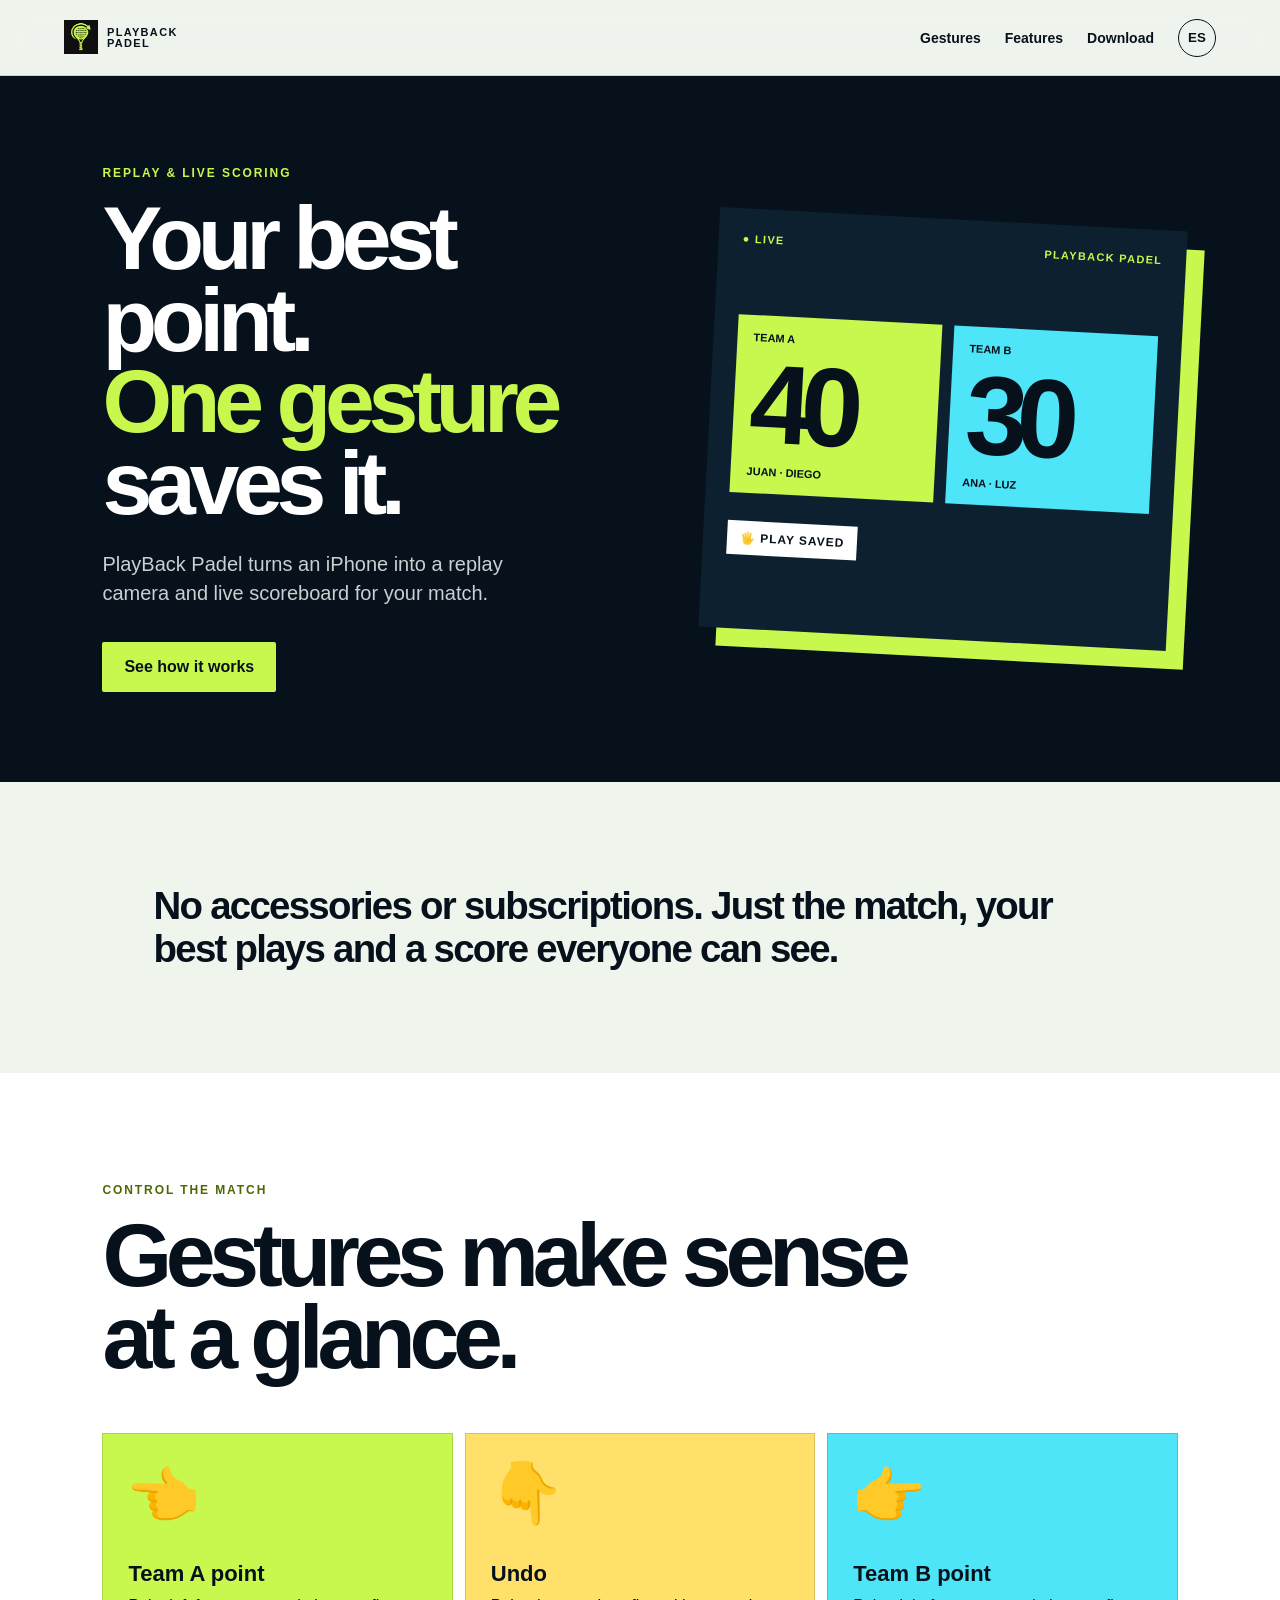
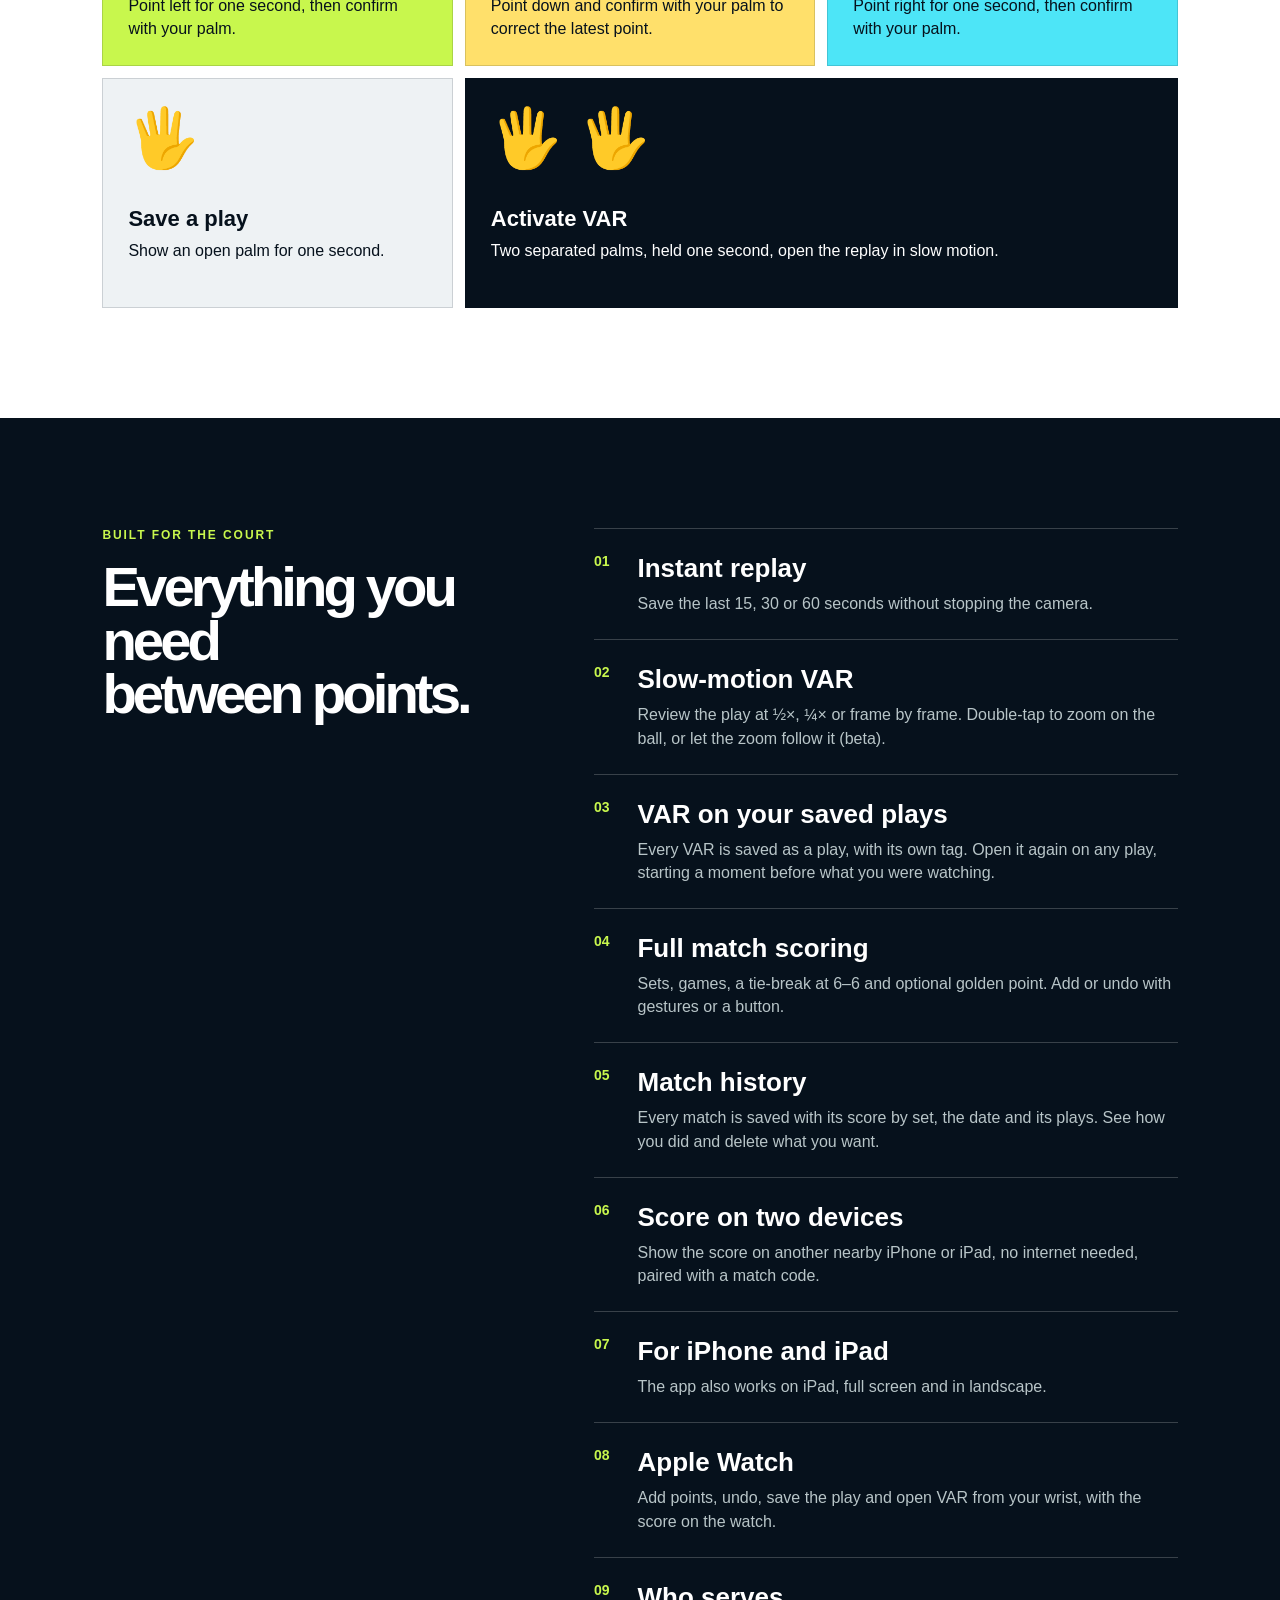
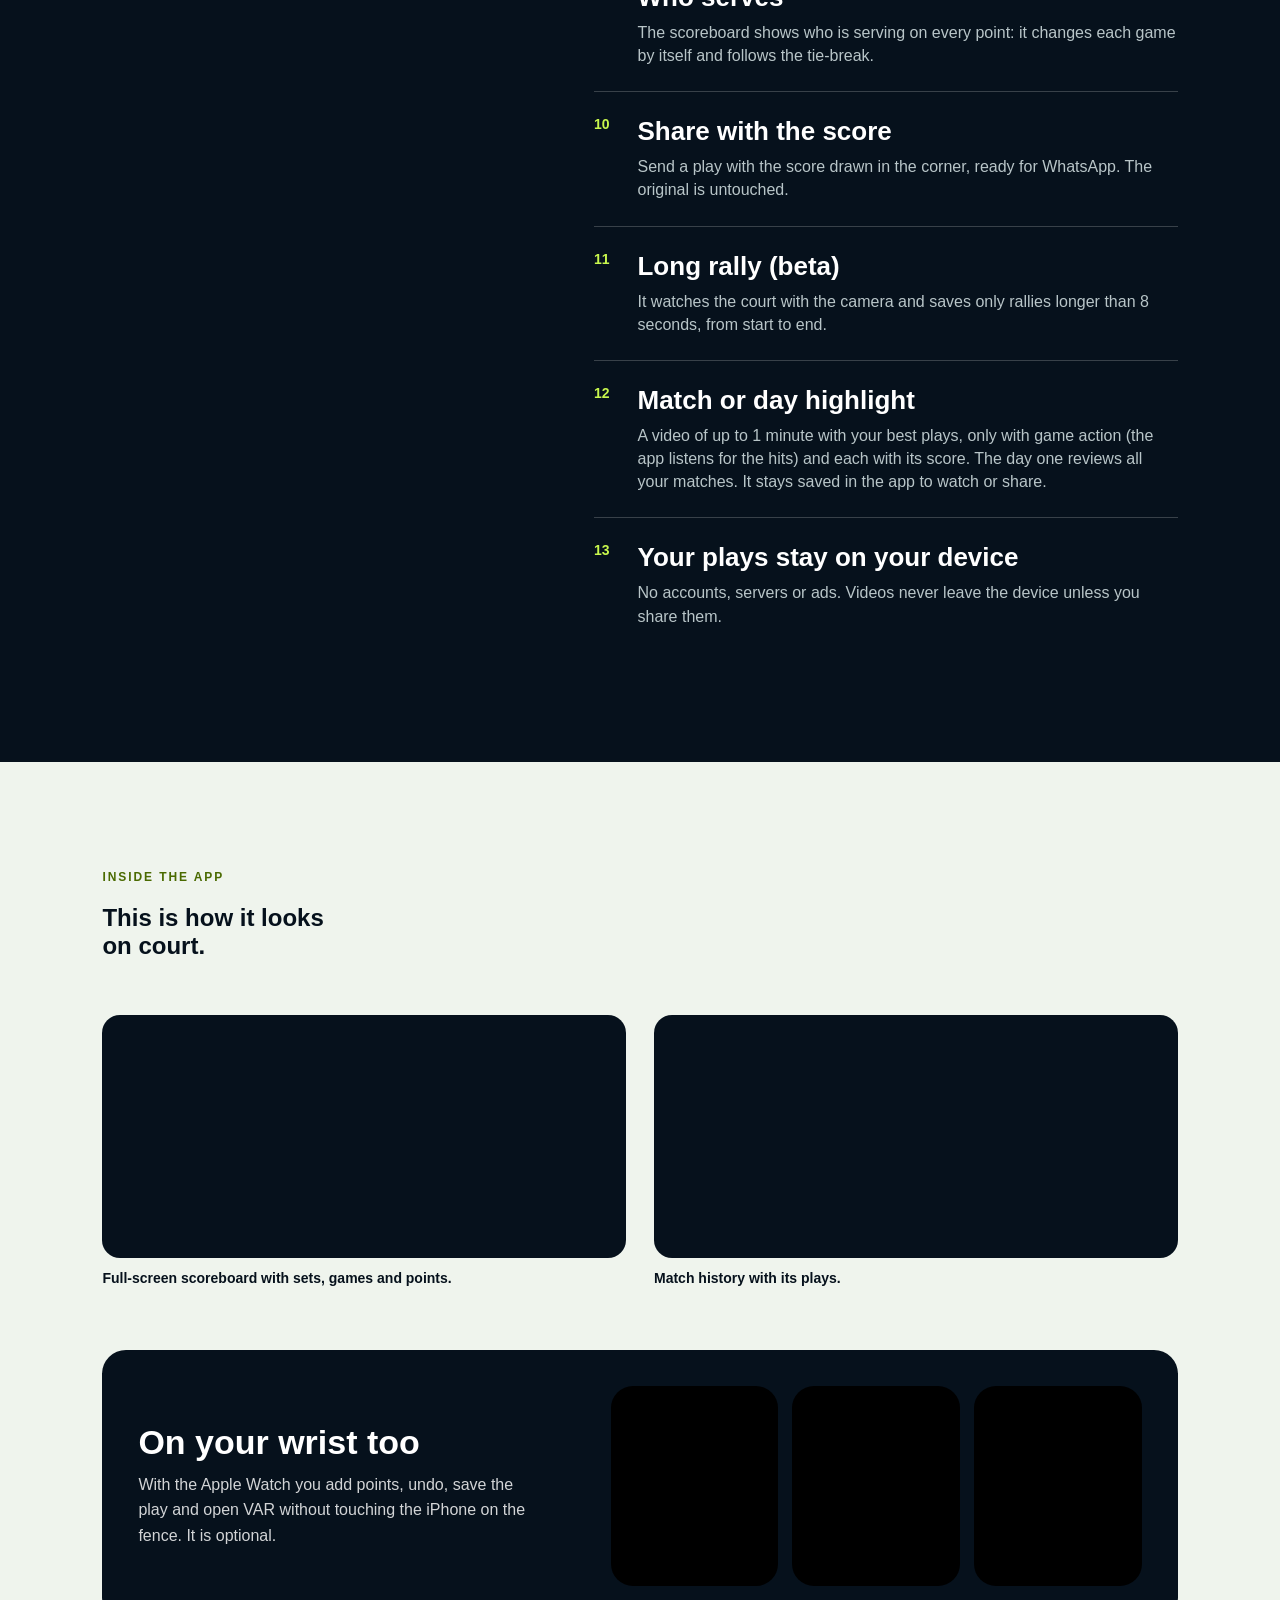
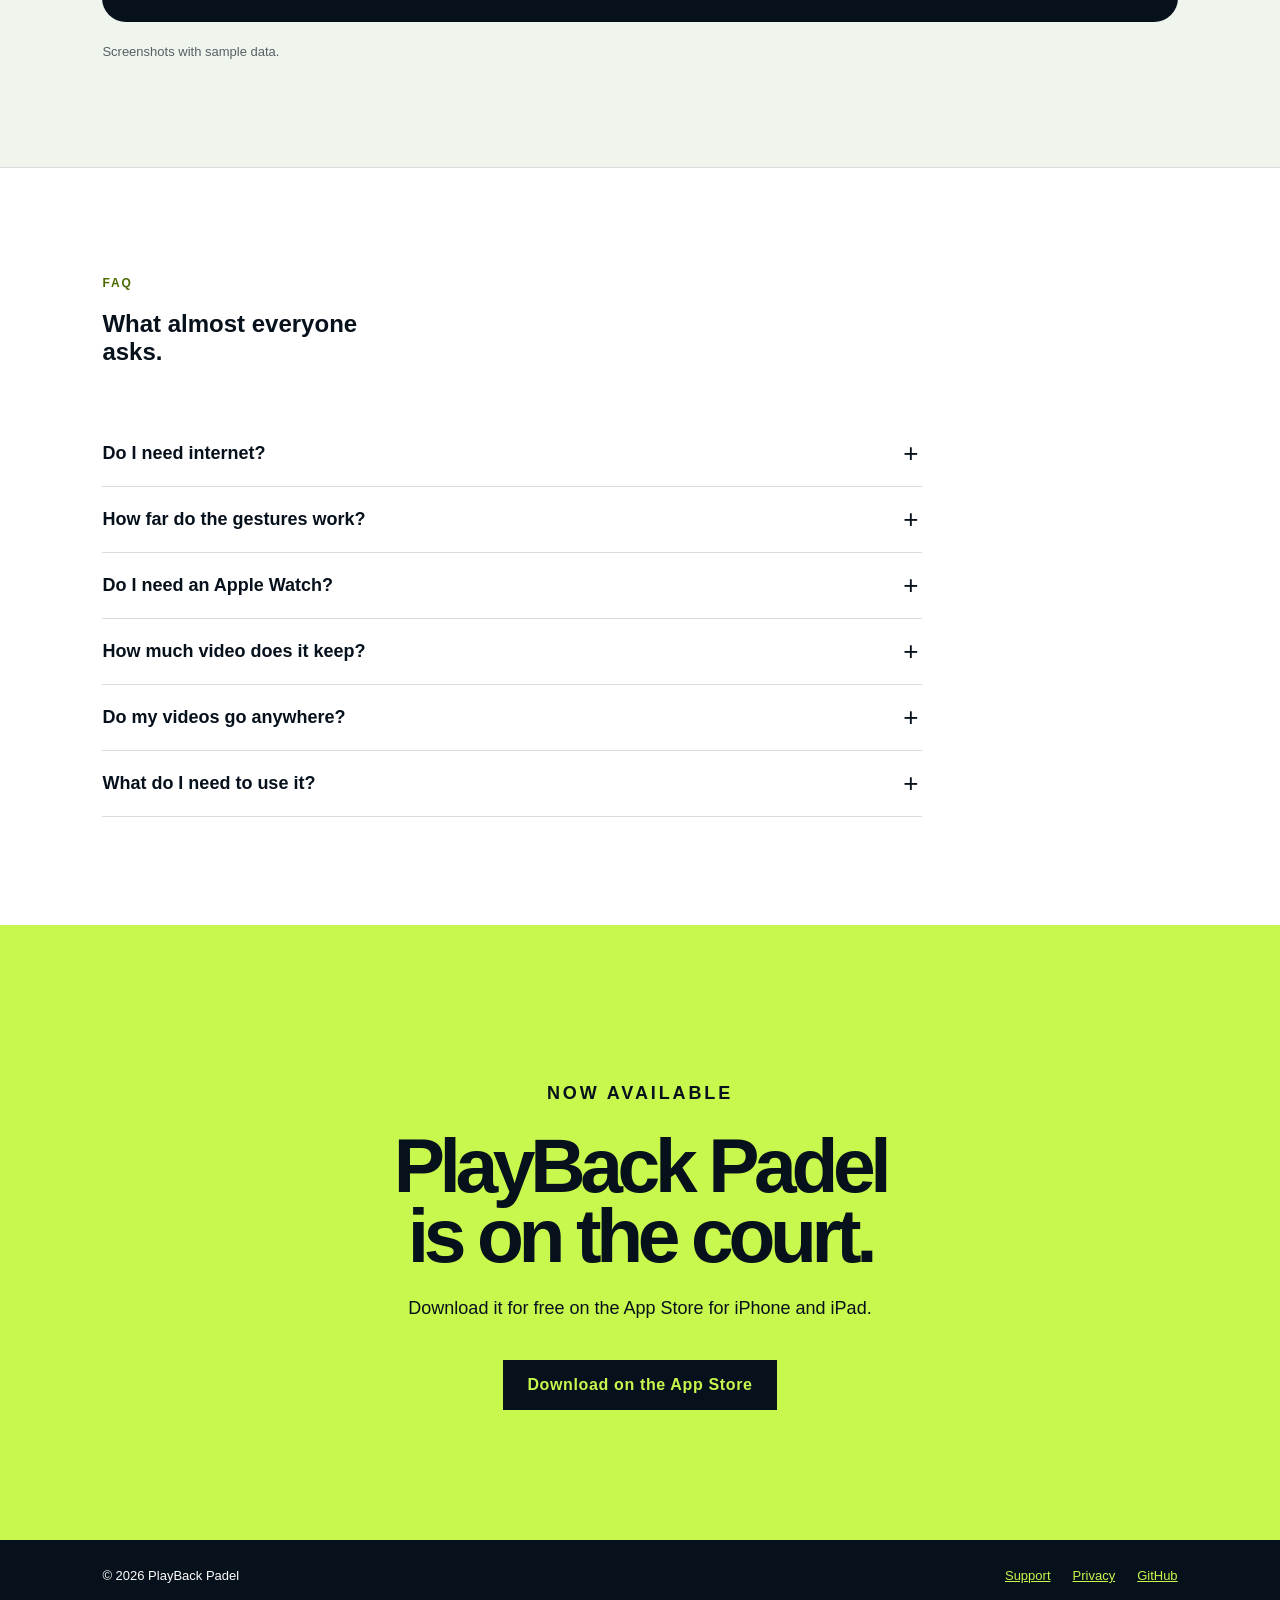
<file: index.html>
<!doctype html>
<html lang="es">
<head>
  <meta charset="utf-8">
  <meta name="viewport" content="width=device-width, initial-scale=1">
  <meta http-equiv="Content-Security-Policy" content="default-src 'self'; img-src 'self' data:; style-src 'self'; script-src 'self'; font-src 'self'; connect-src 'none'; object-src 'none'; base-uri 'none'; form-action 'none'">
  <meta name="referrer" content="strict-origin-when-cross-origin">
  <title>PlayBack Padel — Tu mejor punto, siempre listo</title>
  <meta name="description" content="PlayBack Padel convierte tu iPhone o iPad en una cámara de repeticiones para pádel: guardá la jugada con un gesto, revisala en VAR en cámara lenta y llevá el marcador del partido.">
  <meta name="theme-color" content="#06111c">
  <link rel="canonical" href="https://diegokelya.github.io/playback-padel-site/">
  <link rel="icon" type="image/png" sizes="128x128" href="assets/logo-128.png">
  <link rel="apple-touch-icon" href="assets/apple-touch-icon.png">
  <meta property="og:type" content="website">
  <meta property="og:site_name" content="PlayBack Padel">
  <meta property="og:title" content="PlayBack Padel — Tu mejor punto, siempre listo">
  <meta property="og:description" content="Repeticiones, VAR en cámara lenta y marcador en vivo para tu partido de pádel. Todo en tu iPhone.">
  <meta property="og:url" content="https://diegokelya.github.io/playback-padel-site/">
  <meta property="og:image" content="https://diegokelya.github.io/playback-padel-site/assets/og-image.png">
  <meta property="og:image:width" content="1200">
  <meta property="og:image:height" content="630">
  <meta property="og:locale" content="es_AR">
  <meta property="og:locale:alternate" content="en_US">
  <meta name="twitter:card" content="summary_large_image">
  <link rel="stylesheet" href="styles.css">
</head>
<body>
  <a class="skip" href="#contenido" data-i18n="skip">Saltar al contenido</a>
  <header class="nav">
    <a class="brand" href="#inicio">
      <picture><source srcset="assets/logo-128.webp" type="image/webp"><img src="assets/logo-128.png" alt="" width="34" height="34"></picture>
      <span>PLAYBACK<br>PADEL</span>
    </a>
    <nav aria-label="Principal">
      <a href="#gestos" data-i18n="navGestures">Gestos</a>
      <a href="#funciones" data-i18n="navFeatures">Funciones</a>
      <a href="#descarga" data-i18n="navDownload">Descarga</a>
      <button id="language" type="button" aria-label="Read in English" lang="en">EN</button>
    </nav>
  </header>

  <main id="contenido">
    <section id="inicio" class="hero">
      <div class="hero-copy">
        <p class="eyebrow" data-i18n="eyebrow">REPETICIONES Y MARCADOR EN VIVO</p>
        <h1 data-i18n="heroTitle">Tu mejor punto.<br><em>Un gesto</em> para guardarlo.</h1>
        <p class="lede" data-i18n="heroText">PlayBack Padel transforma un iPhone en una cámara de repeticiones y marcador para tu partido.</p>
        <a class="primary" href="#gestos" data-i18n="heroCta">Ver cómo funciona</a>
      </div>
      <div class="court-card" role="img" aria-label="Marcador de ejemplo: Equipo A 40, Equipo B 30, jugada guardada" data-i18n-aria="courtAria">
        <div class="broadcast" aria-hidden="true"><span>● LIVE</span><span>PLAYBACK PADEL</span></div>
        <div class="score-grid" aria-hidden="true">
          <div><small data-i18n="teamA">EQUIPO A</small><strong>40</strong><p>JUAN · DIEGO</p></div>
          <div><small data-i18n="teamB">EQUIPO B</small><strong>30</strong><p>ANA · LUZ</p></div>
        </div>
        <div class="gesture-chip" aria-hidden="true">🖐 <span data-i18n="saved">JUGADA GUARDADA</span></div>
      </div>
    </section>

    <section class="intro"><p data-i18n="intro">Sin accesorios ni suscripciones. Solo el partido, tus mejores jugadas y un marcador que todos pueden ver.</p></section>

    <section id="gestos" class="section">
      <div class="section-head">
        <p class="eyebrow" data-i18n="gestureEyebrow">CONTROLÁ EL PARTIDO</p>
        <h2 data-i18n="gestureTitle">Los gestos se entienden<br>de un vistazo.</h2>
      </div>
      <div class="gesture-grid">
        <article class="gesture a"><span aria-hidden="true">👈</span><h3 data-i18n="gestureA">Punto Equipo A</h3><p data-i18n="gestureAText">Señalá a la izquierda con el índice o la paleta.</p></article>
        <article class="gesture undo"><span aria-hidden="true">👇</span><h3 data-i18n="gestureUndo">Deshacer</h3><p data-i18n="gestureUndoText">Apuntá hacia abajo para corregir el último punto.</p></article>
        <article class="gesture b"><span aria-hidden="true">👉</span><h3 data-i18n="gestureB">Punto Equipo B</h3><p data-i18n="gestureBText">Señalá a la derecha y el marcador se actualiza.</p></article>
        <article class="gesture save"><span aria-hidden="true">🖐</span><h3 data-i18n="gestureSave">Guardar jugada</h3><p data-i18n="gestureSaveText">Mostrá la palma abierta durante un segundo.</p></article>
        <article class="gesture var"><span aria-hidden="true">🖐 🖐</span><h3 data-i18n="gestureVar">Activar VAR</h3><p data-i18n="gestureVarText">Dos palmas separadas abren la repetición en cámara lenta.</p></article>
      </div>
    </section>

    <section id="funciones" class="features">
      <div class="section-head">
        <p class="eyebrow" data-i18n="featureEyebrow">HECHO PARA LA CANCHA</p>
        <h2 data-i18n="featureTitle">Todo lo que necesitás<br>entre punto y punto.</h2>
      </div>
      <div class="feature-list">
        <article><b>01</b><div><h3 data-i18n="f1">Repetición instantánea</h3><p data-i18n="f1t">Guardá los últimos 15, 30 o 60 segundos sin detener la cámara.</p></div></article>
        <article><b>02</b><div><h3 data-i18n="f2">VAR en cámara lenta</h3><p data-i18n="f2t">Revisá la jugada a ½×, ¼× o cuadro por cuadro. Doble toque para ampliar la pelota, o dejá que el zoom la siga (beta).</p></div></article>
        <article><b>03</b><div><h3 data-i18n="f3">VAR en tus jugadas guardadas</h3><p data-i18n="f3t">Abrí el VAR sobre cualquier jugada guardada, empezando un momento antes de lo que estabas viendo.</p></div></article>
        <article><b>04</b><div><h3 data-i18n="f4">Marcador de partido completo</h3><p data-i18n="f4t">Sets, juegos, tie-break a 6–6 y punto de oro opcional. Sumá o deshacé con gestos o con un botón.</p></div></article>
        <article><b>05</b><div><h3 data-i18n="f5">Historial de partidos</h3><p data-i18n="f5t">Cada partido queda guardado con el resultado por sets y la fecha. Mirá cómo te fue y borrá lo que quieras.</p></div></article>
        <article><b>06</b><div><h3 data-i18n="f6">Marcador en dos dispositivos</h3><p data-i18n="f6t">Mostrá el resultado en otro iPhone o iPad cercano, sin internet, con un código de partido.</p></div></article>
        <article><b>07</b><div><h3 data-i18n="f7">Para iPhone y iPad</h3><p data-i18n="f7t">Usá el iPad como marcador grande a pie de cancha, en pantalla completa y en horizontal.</p></div></article>
        <article><b>08</b><div><h3 data-i18n="f9">Apple Watch</h3><p data-i18n="f9t">Sumá puntos, deshacé, guardá la jugada y abrí el VAR desde la muñeca, con el puntaje en el reloj.</p></div></article>
        <article><b>09</b><div><h3 data-i18n="f10">Quién saca</h3><p data-i18n="f10t">El marcador marca quién saca en cada punto: cambia solo en cada juego y respeta el tie-break.</p></div></article>
        <article><b>10</b><div><h3 data-i18n="f11">Compartir con marcador</h3><p data-i18n="f11t">Mandá una jugada con el marcador dibujado en la esquina, lista para WhatsApp. El original no se toca.</p></div></article>
        <article><b>11</b><div><h3 data-i18n="f12">Rally largo (beta)</h3><p data-i18n="f12t">Mira la cancha con la cámara y guarda solo los rallies de más de 8 segundos, desde que empiezan hasta que terminan.</p></div></article>
        <article><b>12</b><div><h3 data-i18n="f13">Highlight del partido o del día</h3><p data-i18n="f13t">Un video de hasta 1 minuto con tus mejores jugadas, con el marcador de cada una. Queda guardado en la app para verlo o compartirlo.</p></div></article>
        <article><b>13</b><div><h3 data-i18n="f8">Tus jugadas, en tu dispositivo</h3><p data-i18n="f8t">Sin cuentas, servidores ni publicidad. Los videos no salen del dispositivo salvo que los compartas.</p></div></article>
      </div>
    </section>

    <section id="app" class="shots">
      <div class="section-head">
        <p class="eyebrow" data-i18n="shotsEyebrow">LA APP POR DENTRO</p>
        <h2 data-i18n="shotsTitle">Así se ve<br>en la cancha.</h2>
      </div>
      <div class="shot-row">
        <figure class="shot"><img data-shot="marcador" data-i18n-alt="shotScoreAlt" alt="" width="1400" height="647" loading="lazy" decoding="async"><figcaption data-i18n="shotScore">Marcador a pantalla completa, con sets, juegos y puntos.</figcaption></figure>
        <figure class="shot"><img data-shot="historial" data-i18n-alt="shotHistoryAlt" alt="" width="1400" height="647" loading="lazy" decoding="async"><figcaption data-i18n="shotHistory">Historial de partidos con sus jugadas.</figcaption></figure>
      </div>
      <div class="watch-block">
        <div class="watch-copy">
          <h3 data-i18n="watchTitle">También en tu muñeca</h3>
          <p data-i18n="watchText">Con el Apple Watch sumás puntos, deshacés, guardás la jugada y abrís el VAR sin tocar el iPhone de la reja. Es opcional.</p>
        </div>
        <div class="watch-shots">
          <figure><img data-shot="watch1" data-i18n-alt="watch1Alt" alt="" width="416" height="496" loading="lazy" decoding="async"></figure>
          <figure><img data-shot="watch2" data-i18n-alt="watch2Alt" alt="" width="416" height="496" loading="lazy" decoding="async"></figure>
          <figure><img data-shot="watch3" data-i18n-alt="watch3Alt" alt="" width="416" height="496" loading="lazy" decoding="async"></figure>
        </div>
      </div>
      <p class="shots-note" data-i18n="shotsNote">Capturas con datos de ejemplo.</p>
    </section>

    <section id="preguntas" class="faq">
      <div class="section-head">
        <p class="eyebrow" data-i18n="faqEyebrow">PREGUNTAS FRECUENTES</p>
        <h2 data-i18n="faqTitle">Lo que casi todos<br>preguntan.</h2>
      </div>
      <div class="faq-list">
        <details><summary data-i18n="q1">¿Necesito internet?</summary><p data-i18n="a1">No. Todo funciona en el dispositivo. El marcador compartido entre dos iPhone o iPad usa Wi-Fi o Bluetooth, sin internet.</p></details>
        <details><summary data-i18n="q2">¿A qué distancia funcionan los gestos?</summary><p data-i18n="a2">Hasta unos 1,5 metros de la cámara. Para jugar más lejos están el marcador con botones y el Apple Watch.</p></details>
        <details><summary data-i18n="q3">¿Necesito un Apple Watch?</summary><p data-i18n="a3">No. Los gestos y los botones de la pantalla alcanzan. El reloj es un extra para manejar el partido desde la muñeca.</p></details>
        <details><summary data-i18n="q4">¿Cuánto video guarda?</summary><p data-i18n="a4">Mantiene en bucle los últimos 15, 30 o 60 segundos, a tu elección. Solo se guarda un video cuando mostrás la palma o tocás Guardar jugada.</p></details>
        <details><summary data-i18n="q5">¿Mis videos se suben a algún lado?</summary><p data-i18n="a5">No. No hay cuentas ni servidores: los videos, los nombres y los puntajes quedan en tu dispositivo, y solo salen si vos los compartís.</p></details>
        <details><summary data-i18n="q6">¿Qué necesito para usarla?</summary><p data-i18n="a6">Un iPhone o iPad con iOS 17 o superior. Para el reloj, un Apple Watch con watchOS 10 o superior.</p></details>
      </div>
    </section>

    <section id="descarga" class="waitlist">
      <p class="eyebrow" data-i18n="waitEyebrow">YA DISPONIBLE</p>
      <h2 data-i18n="waitTitle">PlayBack Padel<br>ya está en la cancha.</h2>
      <p data-i18n="waitText">Descargala gratis en la App Store para iPhone y iPad.</p>
      <a class="badge" href="https://apps.apple.com/app/playback-padel/id6818331236" data-i18n="waitBadge">Descargar en la App Store</a>
    </section>
  </main>

  <footer>
    <span>© 2026 PlayBack Padel</span>
    <nav aria-label="Legal">
      <a id="support-link" href="support/" data-i18n="support">Soporte</a>
      <a id="privacy-link" href="privacy/" data-i18n="privacy">Privacidad</a>
      <a href="https://github.com/diegokelya/playback-padel-site">GitHub</a>
    </nav>
  </footer>
  <script src="app.js"></script>
</body>
</html>
</file>
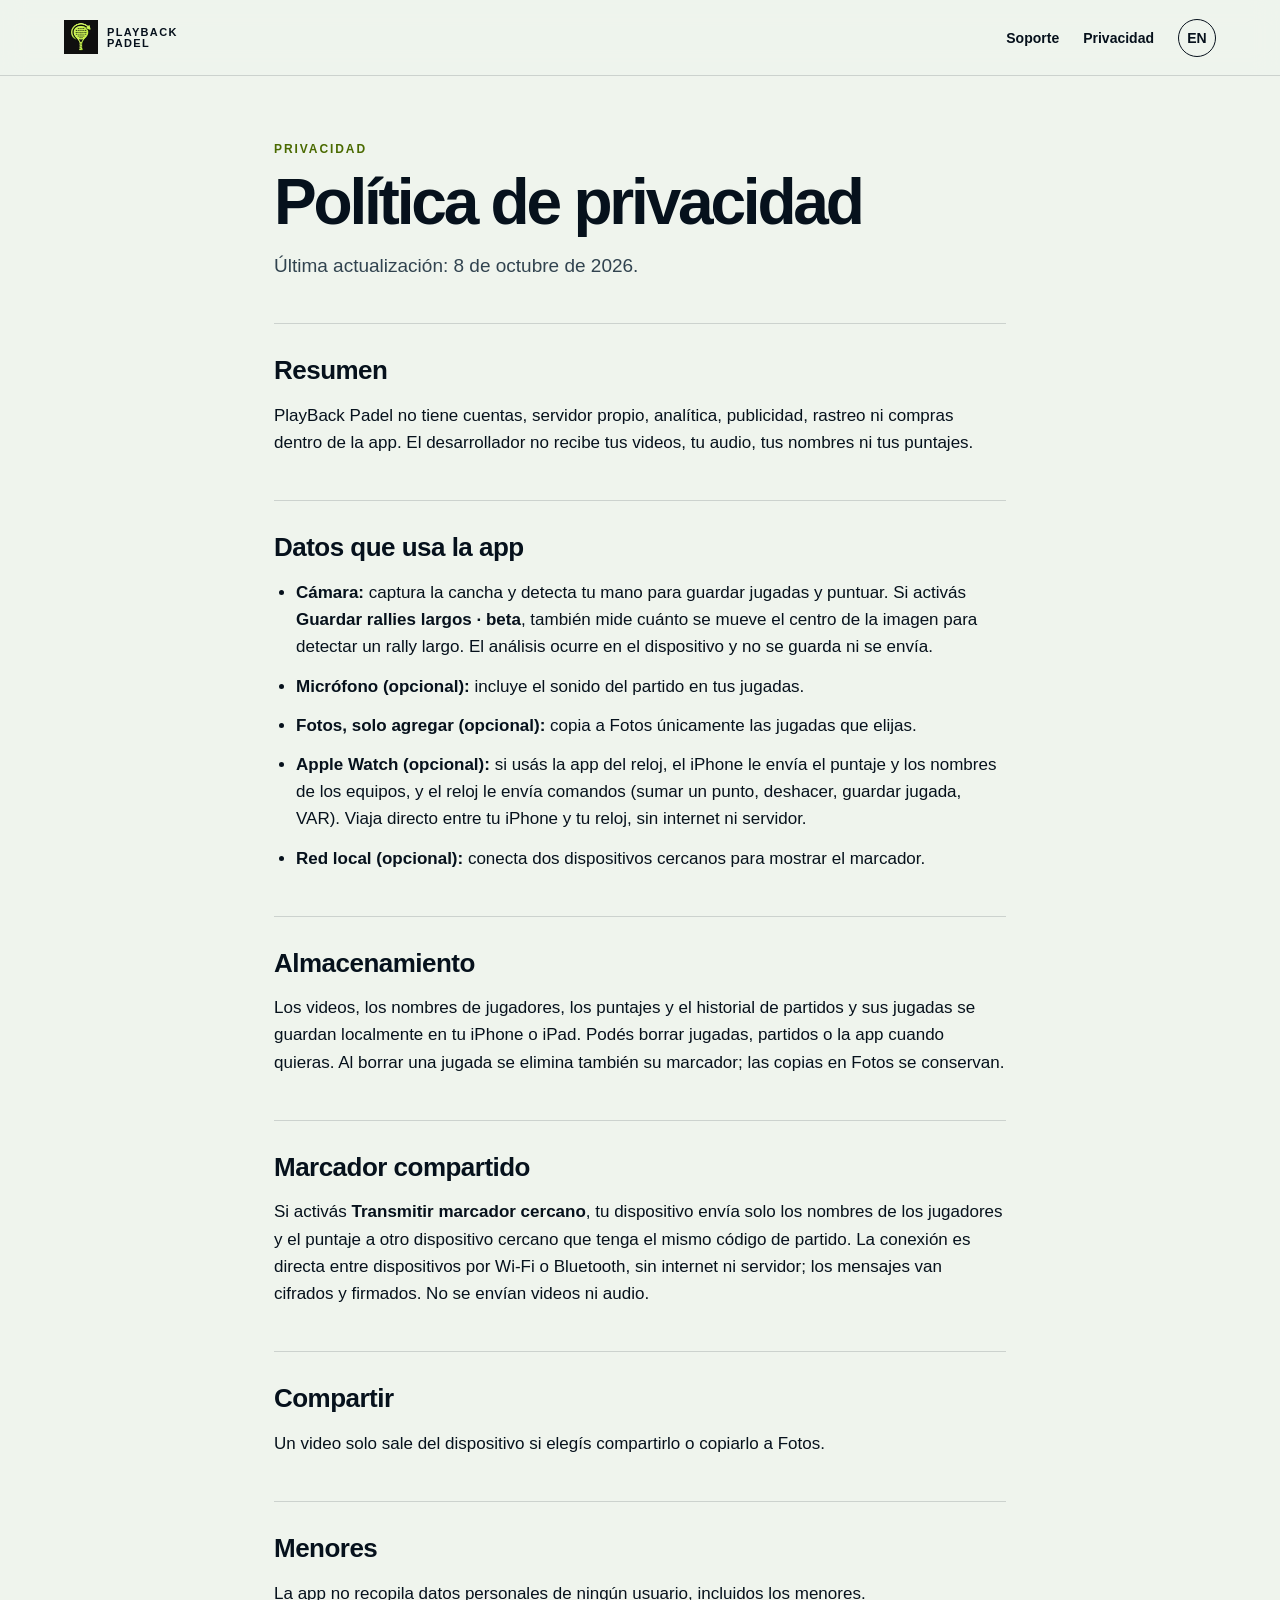
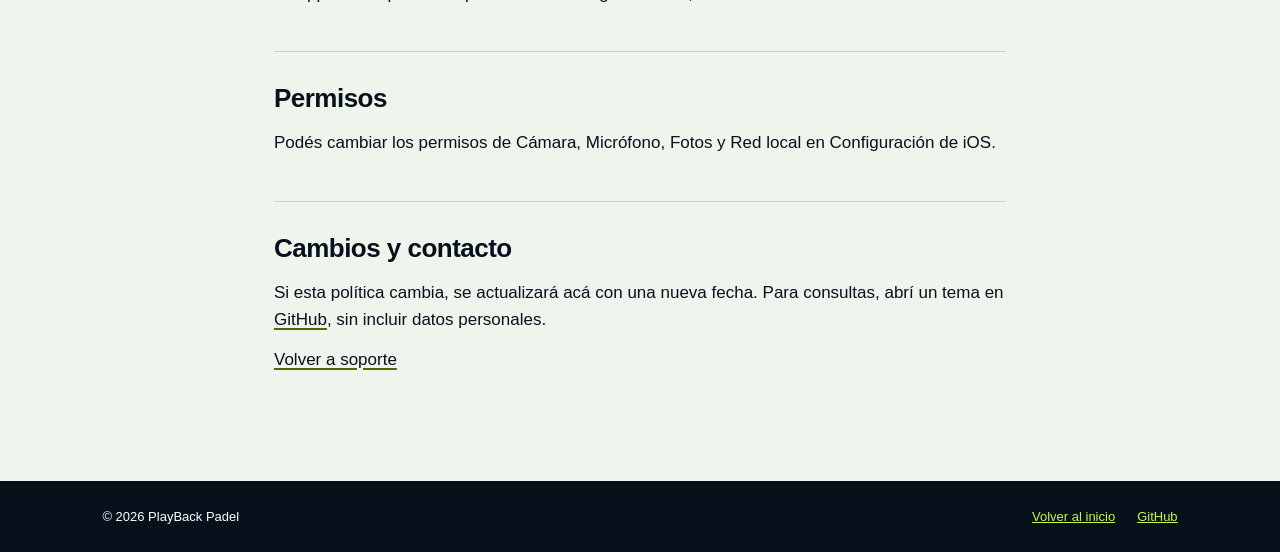
<file: privacy/index.html>
<!doctype html>
<html lang="es">
<head>
  <meta charset="utf-8">
  <meta name="viewport" content="width=device-width, initial-scale=1">
  <meta http-equiv="Content-Security-Policy" content="default-src 'self'; img-src 'self' data:; style-src 'self'; script-src 'none'; font-src 'self'; connect-src 'none'; object-src 'none'; base-uri 'none'; form-action 'none'">
  <meta name="referrer" content="strict-origin-when-cross-origin">
  <title>Privacidad — PlayBack Padel</title>
  <meta name="description" content="Política de privacidad de PlayBack Padel: sin cuentas, sin servidor, sin analítica. Tus datos quedan en tu dispositivo.">
  <meta name="theme-color" content="#06111c">
  <link rel="canonical" href="https://diegokelya.github.io/playback-padel-site/privacy/index.html">
  <link rel="alternate" hreflang="es" href="https://diegokelya.github.io/playback-padel-site/privacy/index.html">
  <link rel="alternate" hreflang="en" href="https://diegokelya.github.io/playback-padel-site/privacy/en.html">
  <link rel="icon" type="image/png" sizes="128x128" href="../assets/logo-128.png">
  <link rel="apple-touch-icon" href="../assets/apple-touch-icon.png">
  <link rel="stylesheet" href="../styles.css">
  <link rel="stylesheet" href="../legal.css">
</head>
<body>
  <header class="nav">
    <a class="brand" href="../">
      <picture><source srcset="../assets/logo-128.webp" type="image/webp"><img src="../assets/logo-128.png" alt="" width="34" height="34"></picture>
      <span>PLAYBACK<br>PADEL</span>
    </a>
    <nav aria-label="Principal">
      <a href="../support/">Soporte</a>
      <a href="../privacy/">Privacidad</a>
      <a class="lang" href="../privacy/en.html" lang="en" aria-label="Read in English">EN</a>
    </nav>
  </header>
  <main class="legal">
    <p class="eyebrow">PRIVACIDAD</p>
    <h1>Política de privacidad</h1>
    <p class="lede">Última actualización: 8 de octubre de 2026.</p>

    <h2>Resumen</h2>
    <p>PlayBack Padel no tiene cuentas, servidor propio, analítica, publicidad, rastreo ni compras dentro de la app. El desarrollador no recibe tus videos, tu audio, tus nombres ni tus puntajes.</p>

    <h2>Datos que usa la app</h2>
    <ul>
      <li><b>Cámara:</b> captura la cancha y detecta tu mano para guardar jugadas y puntuar. Si activás <b>Guardar rallies largos · beta</b>, también mide cuánto se mueve el centro de la imagen para detectar un rally largo. El análisis ocurre en el dispositivo y no se guarda ni se envía.</li>
      <li><b>Micrófono (opcional):</b> incluye el sonido del partido en tus jugadas.</li>
      <li><b>Fotos, solo agregar (opcional):</b> copia a Fotos únicamente las jugadas que elijas.</li>
      <li><b>Apple Watch (opcional):</b> si usás la app del reloj, el iPhone le envía el puntaje y los nombres de los equipos, y el reloj le envía comandos (sumar un punto, deshacer, guardar jugada, VAR). Viaja directo entre tu iPhone y tu reloj, sin internet ni servidor.</li>
      <li><b>Red local (opcional):</b> conecta dos dispositivos cercanos para mostrar el marcador.</li>
    </ul>

    <h2>Almacenamiento</h2>
    <p>Los videos, los nombres de jugadores, los puntajes y el historial de partidos y sus jugadas se guardan localmente en tu iPhone o iPad. Podés borrar jugadas, partidos o la app cuando quieras. Al borrar una jugada se elimina también su marcador; las copias en Fotos se conservan.</p>

    <h2>Marcador compartido</h2>
    <p>Si activás <b>Transmitir marcador cercano</b>, tu dispositivo envía solo los nombres de los jugadores y el puntaje a otro dispositivo cercano que tenga el mismo código de partido. La conexión es directa entre dispositivos por Wi-Fi o Bluetooth, sin internet ni servidor; los mensajes van cifrados y firmados. No se envían videos ni audio.</p>

    <h2>Compartir</h2>
    <p>Un video solo sale del dispositivo si elegís compartirlo o copiarlo a Fotos.</p>

    <h2>Menores</h2>
    <p>La app no recopila datos personales de ningún usuario, incluidos los menores.</p>

    <h2>Permisos</h2>
    <p>Podés cambiar los permisos de Cámara, Micrófono, Fotos y Red local en Configuración de iOS.</p>

    <h2>Cambios y contacto</h2>
    <p>Si esta política cambia, se actualizará acá con una nueva fecha. Para consultas, abrí un tema en <a href="https://github.com/diegokelya/playback-padel-site/issues">GitHub</a>, sin incluir datos personales.</p>
    <p><a href="../support/">Volver a soporte</a></p>
  </main>
  <footer>
    <span>© 2026 PlayBack Padel</span>
    <nav aria-label="Legal">
      <a href="../">Volver al inicio</a>
      <a href="https://github.com/diegokelya/playback-padel-site/issues">GitHub</a>
    </nav>
  </footer>
</body>
</html>
</file>
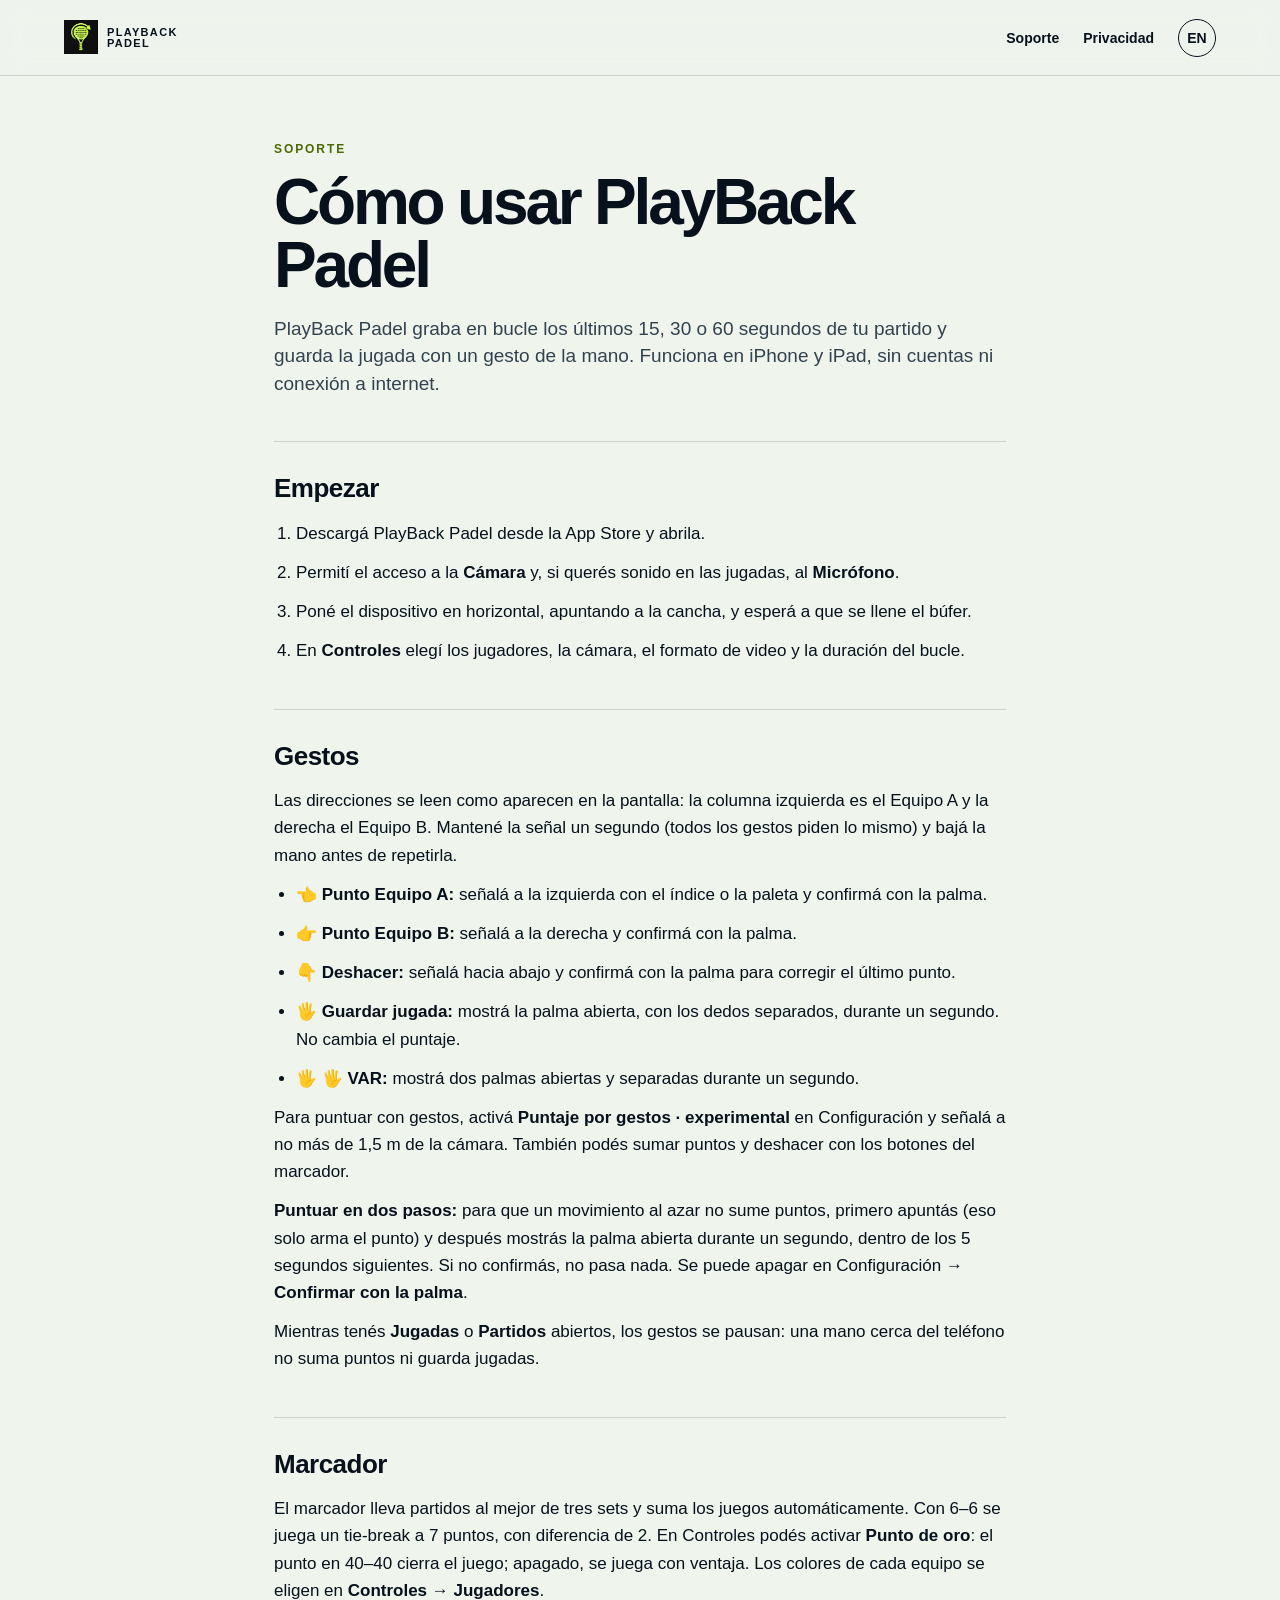
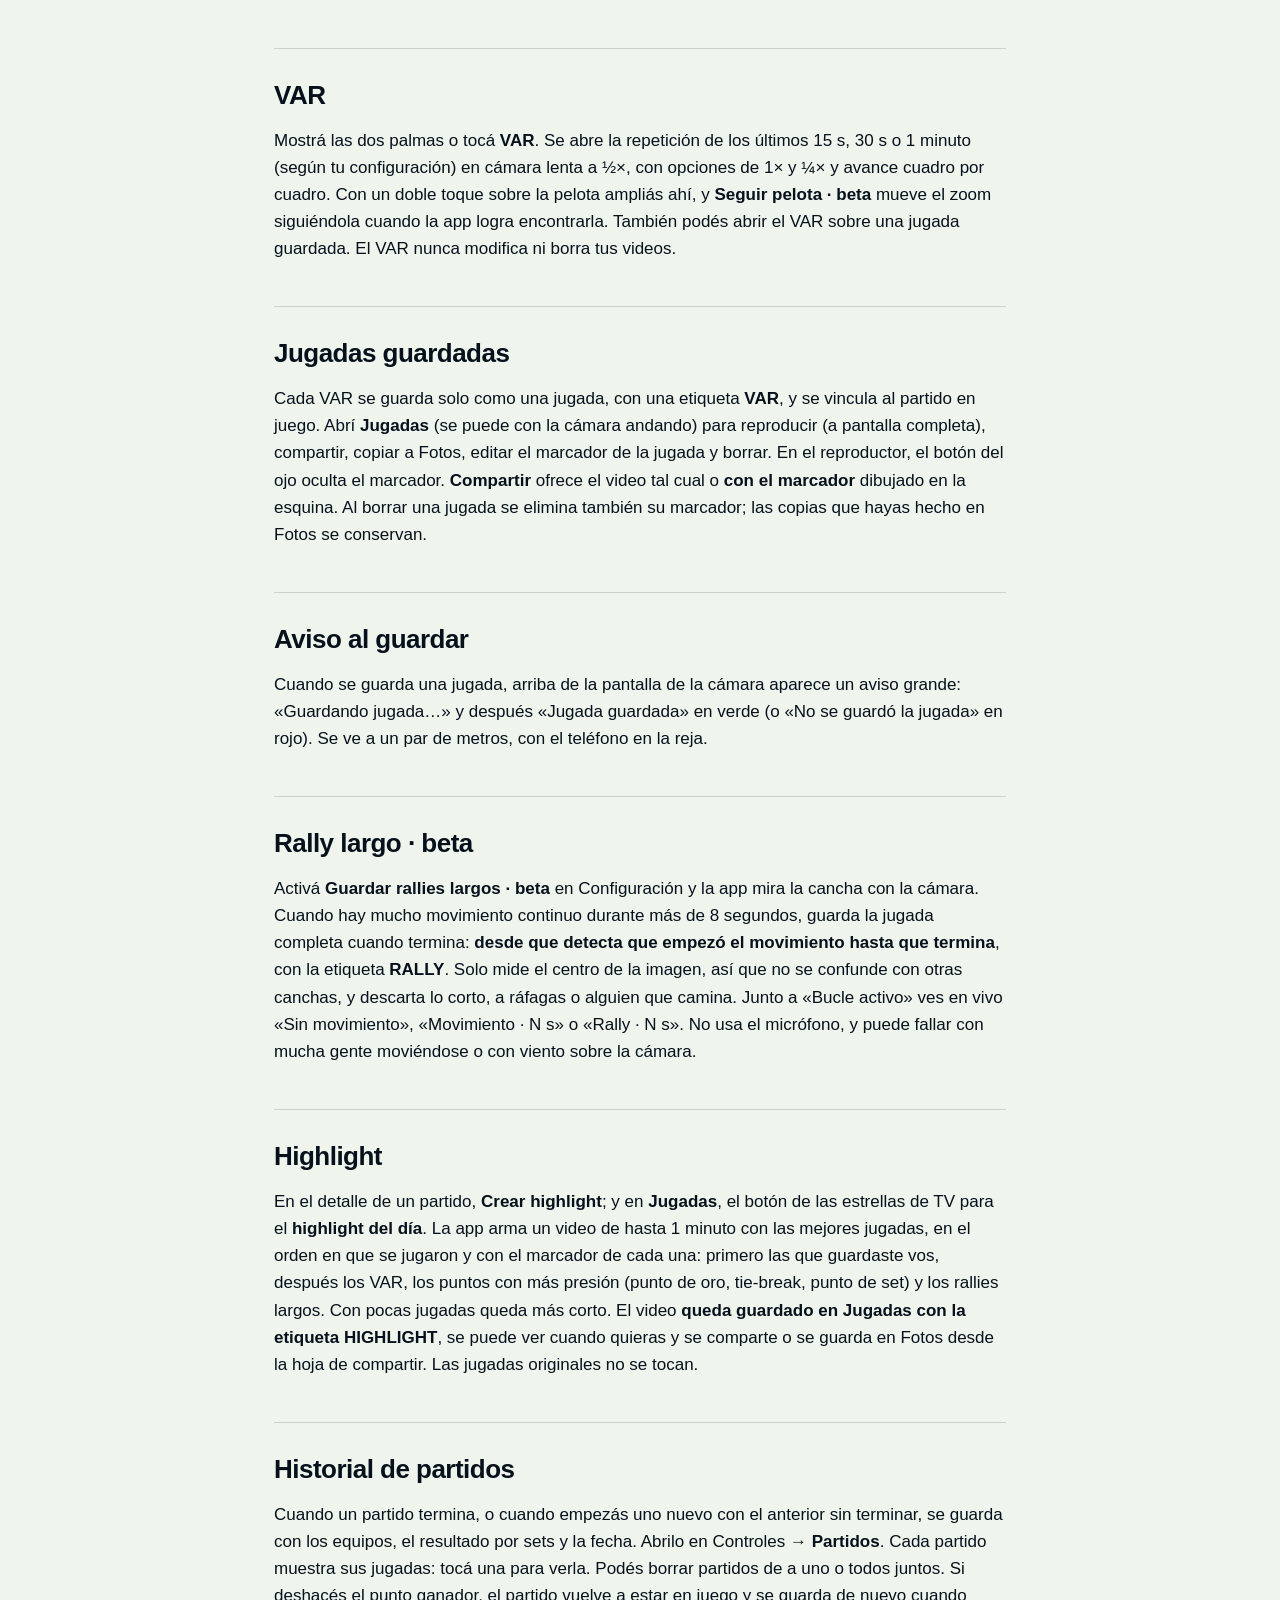
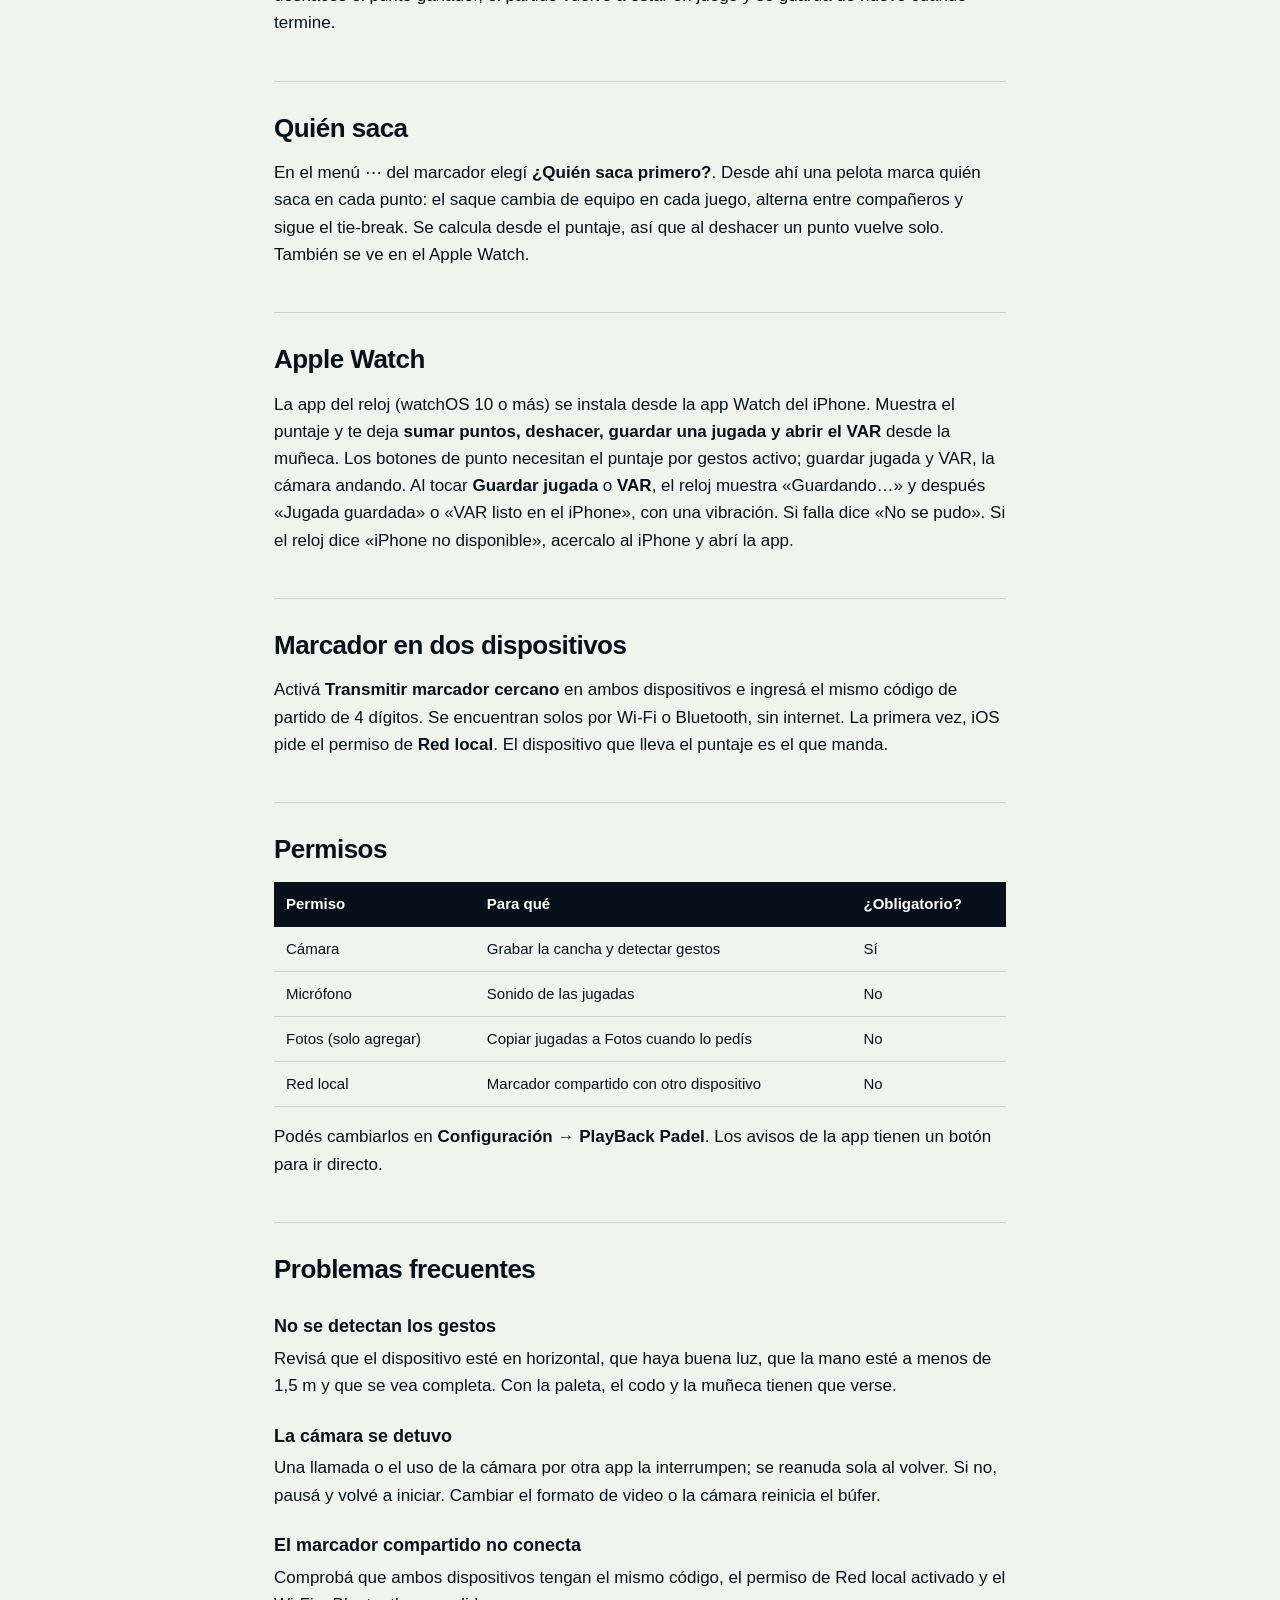
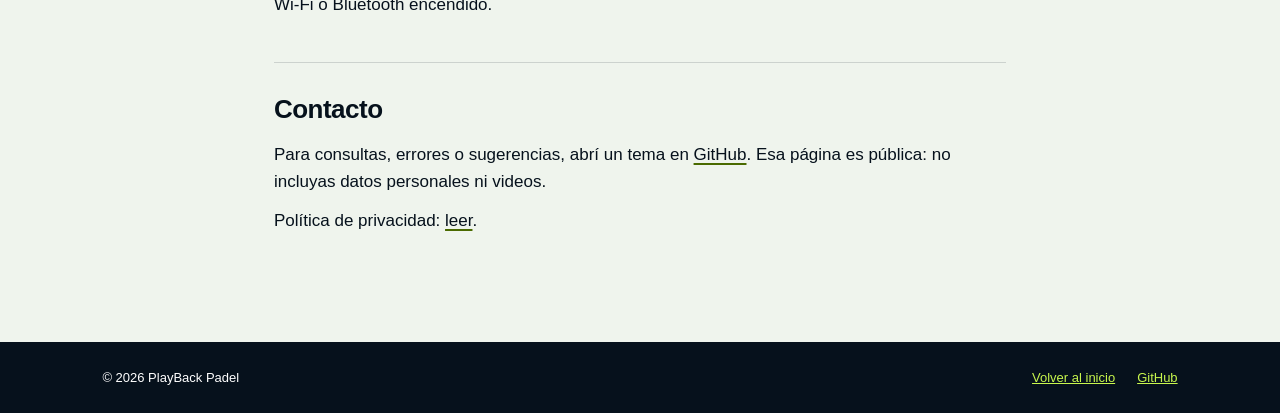
<file: support/index.html>
<!doctype html>
<html lang="es">
<head>
  <meta charset="utf-8">
  <meta name="viewport" content="width=device-width, initial-scale=1">
  <meta http-equiv="Content-Security-Policy" content="default-src 'self'; img-src 'self' data:; style-src 'self'; script-src 'none'; font-src 'self'; connect-src 'none'; object-src 'none'; base-uri 'none'; form-action 'none'">
  <meta name="referrer" content="strict-origin-when-cross-origin">
  <title>Soporte — PlayBack Padel</title>
  <meta name="description" content="Guía de uso de PlayBack Padel: gestos, marcador, VAR, jugadas guardadas, permisos y problemas frecuentes.">
  <meta name="theme-color" content="#06111c">
  <link rel="canonical" href="https://diegokelya.github.io/playback-padel-site/support/index.html">
  <link rel="alternate" hreflang="es" href="https://diegokelya.github.io/playback-padel-site/support/index.html">
  <link rel="alternate" hreflang="en" href="https://diegokelya.github.io/playback-padel-site/support/en.html">
  <link rel="icon" type="image/png" sizes="128x128" href="../assets/logo-128.png">
  <link rel="apple-touch-icon" href="../assets/apple-touch-icon.png">
  <link rel="stylesheet" href="../styles.css">
  <link rel="stylesheet" href="../legal.css">
</head>
<body>
  <header class="nav">
    <a class="brand" href="../">
      <picture><source srcset="../assets/logo-128.webp" type="image/webp"><img src="../assets/logo-128.png" alt="" width="34" height="34"></picture>
      <span>PLAYBACK<br>PADEL</span>
    </a>
    <nav aria-label="Principal">
      <a href="../support/">Soporte</a>
      <a href="../privacy/">Privacidad</a>
      <a class="lang" href="../support/en.html" lang="en" aria-label="Read in English">EN</a>
    </nav>
  </header>
  <main class="legal">
    <p class="eyebrow">SOPORTE</p>
    <h1>Cómo usar PlayBack Padel</h1>
    <p class="lede">PlayBack Padel graba en bucle los últimos 15, 30 o 60 segundos de tu partido y guarda la jugada con un gesto de la mano. Funciona en iPhone y iPad, sin cuentas ni conexión a internet.</p>

    <h2>Empezar</h2>
    <ol>
      <li>Descargá PlayBack Padel desde la App Store y abrila.</li>
      <li>Permití el acceso a la <b>Cámara</b> y, si querés sonido en las jugadas, al <b>Micrófono</b>.</li>
      <li>Poné el dispositivo en horizontal, apuntando a la cancha, y esperá a que se llene el búfer.</li>
      <li>En <b>Controles</b> elegí los jugadores, la cámara, el formato de video y la duración del bucle.</li>
    </ol>

    <h2>Gestos</h2>
    <p>Las direcciones se leen como aparecen en la pantalla: la columna izquierda es el Equipo A y la derecha el Equipo B. Mantené la señal un segundo (todos los gestos piden lo mismo) y bajá la mano antes de repetirla.</p>
    <ul>
      <li><b>👈 Punto Equipo A:</b> señalá a la izquierda con el índice o la paleta y confirmá con la palma.</li>
      <li><b>👉 Punto Equipo B:</b> señalá a la derecha y confirmá con la palma.</li>
      <li><b>👇 Deshacer:</b> señalá hacia abajo y confirmá con la palma para corregir el último punto.</li>
      <li><b>🖐 Guardar jugada:</b> mostrá la palma abierta, con los dedos separados, durante un segundo. No cambia el puntaje.</li>
      <li><b>🖐 🖐 VAR:</b> mostrá dos palmas abiertas y separadas durante un segundo.</li>
    </ul>
    <p>Para puntuar con gestos, activá <b>Puntaje por gestos · experimental</b> en Configuración y señalá a no más de 1,5 m de la cámara. También podés sumar puntos y deshacer con los botones del marcador.</p>
    <p><b>Puntuar en dos pasos:</b> para que un movimiento al azar no sume puntos, primero apuntás (eso solo arma el punto) y después mostrás la palma abierta durante un segundo, dentro de los 5 segundos siguientes. Si no confirmás, no pasa nada. Se puede apagar en Configuración → <b>Confirmar con la palma</b>.</p>
    <p>Mientras tenés <b>Jugadas</b> o <b>Partidos</b> abiertos, los gestos se pausan: una mano cerca del teléfono no suma puntos ni guarda jugadas.</p>

    <h2>Marcador</h2>
    <p>El marcador lleva partidos al mejor de tres sets y suma los juegos automáticamente. Con 6–6 se juega un tie-break a 7 puntos, con diferencia de 2. En Controles podés activar <b>Punto de oro</b>: el punto en 40–40 cierra el juego; apagado, se juega con ventaja. Los colores de cada equipo se eligen en <b>Controles → Jugadores</b>.</p>

    <h2>VAR</h2>
    <p>Mostrá las dos palmas o tocá <b>VAR</b>. Se abre la repetición de los últimos 15 s, 30 s o 1 minuto (según tu configuración) en cámara lenta a ½×, con opciones de 1× y ¼× y avance cuadro por cuadro. Con un doble toque sobre la pelota ampliás ahí, y <b>Seguir pelota · beta</b> mueve el zoom siguiéndola cuando la app logra encontrarla. También podés abrir el VAR sobre una jugada guardada. El VAR nunca modifica ni borra tus videos.</p>

    <h2>Jugadas guardadas</h2>
    <p>Cada VAR se guarda solo como una jugada, con una etiqueta <b>VAR</b>, y se vincula al partido en juego. Abrí <b>Jugadas</b> (se puede con la cámara andando) para reproducir (a pantalla completa), compartir, copiar a Fotos, editar el marcador de la jugada y borrar. En el reproductor, el botón del ojo oculta el marcador. <b>Compartir</b> ofrece el video tal cual o <b>con el marcador</b> dibujado en la esquina. Al borrar una jugada se elimina también su marcador; las copias que hayas hecho en Fotos se conservan.</p>

    <h2>Aviso al guardar</h2>
    <p>Cuando se guarda una jugada, arriba de la pantalla de la cámara aparece un aviso grande: «Guardando jugada…» y después «Jugada guardada» en verde (o «No se guardó la jugada» en rojo). Se ve a un par de metros, con el teléfono en la reja.</p>

    <h2>Rally largo · beta</h2>
    <p>Activá <b>Guardar rallies largos · beta</b> en Configuración y la app mira la cancha con la cámara. Cuando hay mucho movimiento continuo durante más de 8 segundos, guarda la jugada completa cuando termina: <b>desde que detecta que empezó el movimiento hasta que termina</b>, con la etiqueta <b>RALLY</b>. Solo mide el centro de la imagen, así que no se confunde con otras canchas, y descarta lo corto, a ráfagas o alguien que camina. Junto a «Bucle activo» ves en vivo «Sin movimiento», «Movimiento · N s» o «Rally · N s». No usa el micrófono, y puede fallar con mucha gente moviéndose o con viento sobre la cámara.</p>

    <h2>Highlight</h2>
    <p>En el detalle de un partido, <b>Crear highlight</b>; y en <b>Jugadas</b>, el botón de las estrellas de TV para el <b>highlight del día</b>. La app arma un video de hasta 1 minuto con las mejores jugadas, en el orden en que se jugaron y con el marcador de cada una: primero las que guardaste vos, después los VAR, los puntos con más presión (punto de oro, tie-break, punto de set) y los rallies largos. Con pocas jugadas queda más corto. El video <b>queda guardado en Jugadas con la etiqueta HIGHLIGHT</b>, se puede ver cuando quieras y se comparte o se guarda en Fotos desde la hoja de compartir. Las jugadas originales no se tocan.</p>

    <h2>Historial de partidos</h2>
    <p>Cuando un partido termina, o cuando empezás uno nuevo con el anterior sin terminar, se guarda con los equipos, el resultado por sets y la fecha. Abrilo en Controles → <b>Partidos</b>. Cada partido muestra sus jugadas: tocá una para verla. Podés borrar partidos de a uno o todos juntos. Si deshacés el punto ganador, el partido vuelve a estar en juego y se guarda de nuevo cuando termine.</p>

    <h2>Quién saca</h2>
    <p>En el menú ⋯ del marcador elegí <b>¿Quién saca primero?</b>. Desde ahí una pelota marca quién saca en cada punto: el saque cambia de equipo en cada juego, alterna entre compañeros y sigue el tie-break. Se calcula desde el puntaje, así que al deshacer un punto vuelve solo. También se ve en el Apple Watch.</p>

    <h2>Apple Watch</h2>
    <p>La app del reloj (watchOS 10 o más) se instala desde la app Watch del iPhone. Muestra el puntaje y te deja <b>sumar puntos, deshacer, guardar una jugada y abrir el VAR</b> desde la muñeca. Los botones de punto necesitan el puntaje por gestos activo; guardar jugada y VAR, la cámara andando. Al tocar <b>Guardar jugada</b> o <b>VAR</b>, el reloj muestra «Guardando…» y después «Jugada guardada» o «VAR listo en el iPhone», con una vibración. Si falla dice «No se pudo». Si el reloj dice «iPhone no disponible», acercalo al iPhone y abrí la app.</p>

    <h2>Marcador en dos dispositivos</h2>
    <p>Activá <b>Transmitir marcador cercano</b> en ambos dispositivos e ingresá el mismo código de partido de 4 dígitos. Se encuentran solos por Wi-Fi o Bluetooth, sin internet. La primera vez, iOS pide el permiso de <b>Red local</b>. El dispositivo que lleva el puntaje es el que manda.</p>

    <h2>Permisos</h2>
    <table>
      <thead><tr><th>Permiso</th><th>Para qué</th><th>¿Obligatorio?</th></tr></thead>
      <tbody>
        <tr><td>Cámara</td><td>Grabar la cancha y detectar gestos</td><td>Sí</td></tr>
        <tr><td>Micrófono</td><td>Sonido de las jugadas</td><td>No</td></tr>
        <tr><td>Fotos (solo agregar)</td><td>Copiar jugadas a Fotos cuando lo pedís</td><td>No</td></tr>
        <tr><td>Red local</td><td>Marcador compartido con otro dispositivo</td><td>No</td></tr>
      </tbody>
    </table>
    <p>Podés cambiarlos en <b>Configuración → PlayBack Padel</b>. Los avisos de la app tienen un botón para ir directo.</p>

    <h2>Problemas frecuentes</h2>
    <h3>No se detectan los gestos</h3>
    <p>Revisá que el dispositivo esté en horizontal, que haya buena luz, que la mano esté a menos de 1,5 m y que se vea completa. Con la paleta, el codo y la muñeca tienen que verse.</p>
    <h3>La cámara se detuvo</h3>
    <p>Una llamada o el uso de la cámara por otra app la interrumpen; se reanuda sola al volver. Si no, pausá y volvé a iniciar. Cambiar el formato de video o la cámara reinicia el búfer.</p>
    <h3>El marcador compartido no conecta</h3>
    <p>Comprobá que ambos dispositivos tengan el mismo código, el permiso de Red local activado y el Wi-Fi o Bluetooth encendido.</p>

    <h2>Contacto</h2>
    <p>Para consultas, errores o sugerencias, abrí un tema en <a href="https://github.com/diegokelya/playback-padel-site/issues">GitHub</a>. Esa página es pública: no incluyas datos personales ni videos.</p>
    <p>Política de privacidad: <a href="../privacy/">leer</a>.</p>
  </main>
  <footer>
    <span>© 2026 PlayBack Padel</span>
    <nav aria-label="Legal">
      <a href="../">Volver al inicio</a>
      <a href="https://github.com/diegokelya/playback-padel-site/issues">GitHub</a>
    </nav>
  </footer>
</body>
</html>
</file>
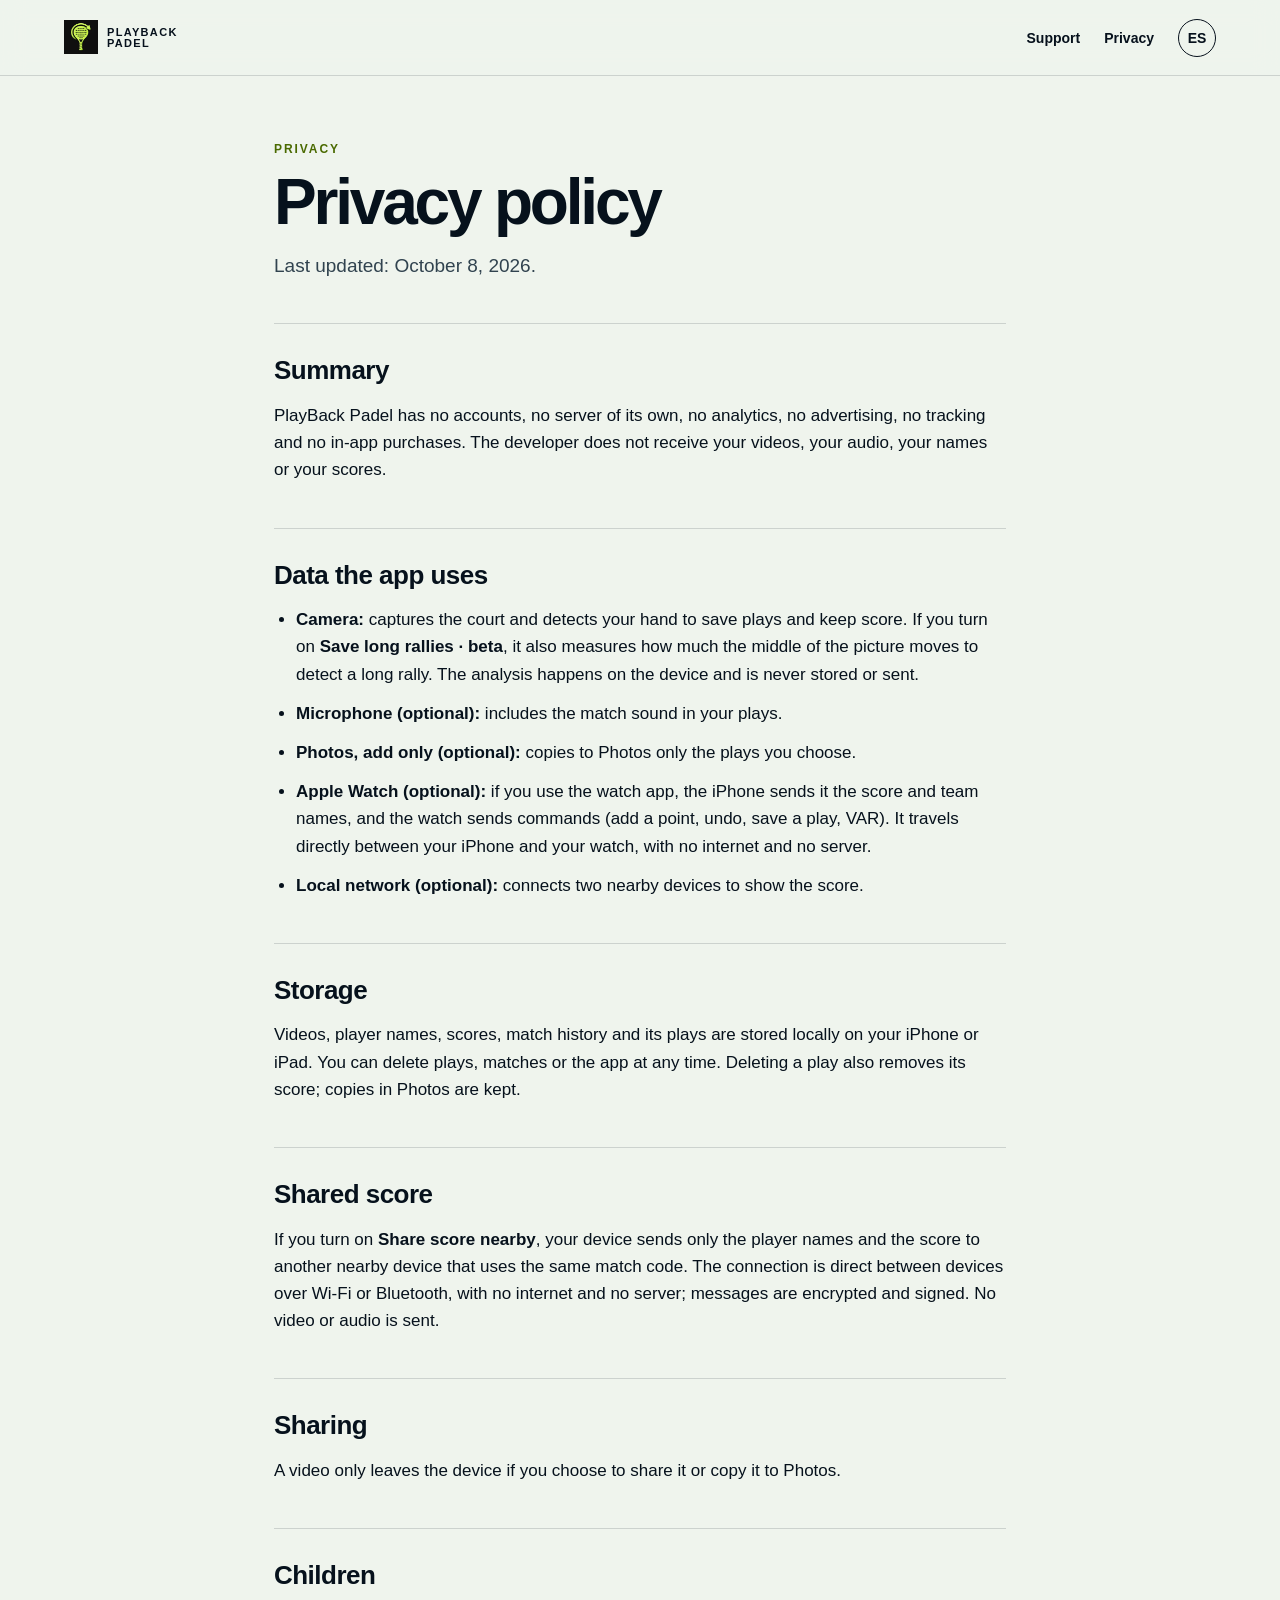
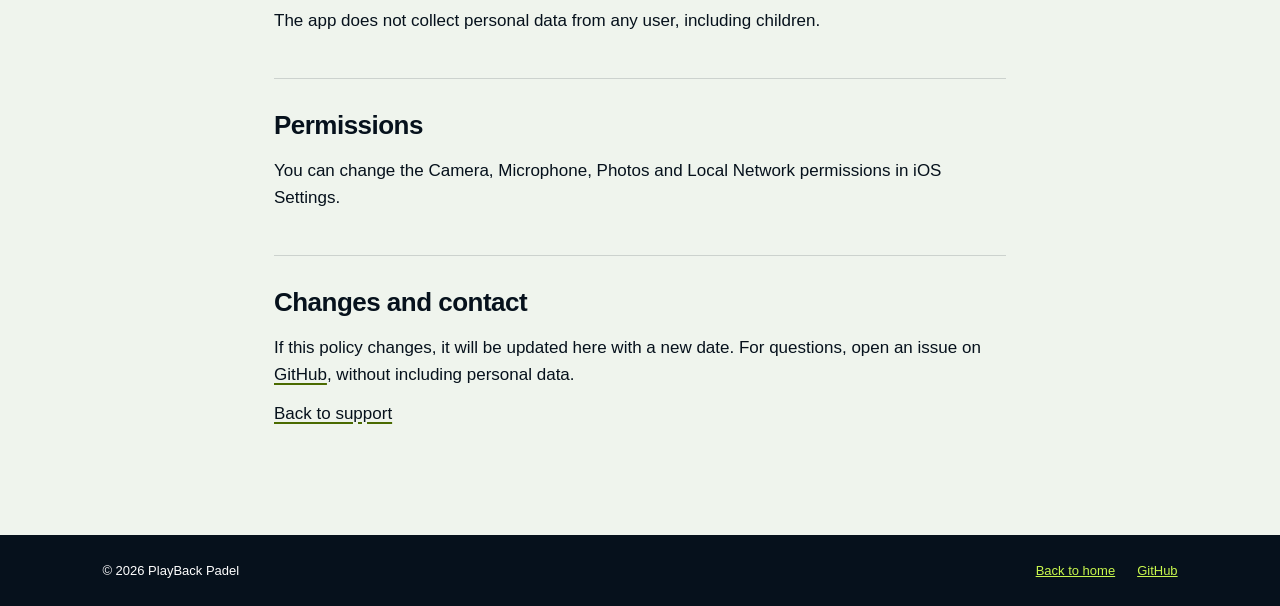
<file: privacy/en.html>
<!doctype html>
<html lang="en">
<head>
  <meta charset="utf-8">
  <meta name="viewport" content="width=device-width, initial-scale=1">
  <meta http-equiv="Content-Security-Policy" content="default-src 'self'; img-src 'self' data:; style-src 'self'; script-src 'none'; font-src 'self'; connect-src 'none'; object-src 'none'; base-uri 'none'; form-action 'none'">
  <meta name="referrer" content="strict-origin-when-cross-origin">
  <title>Privacy — PlayBack Padel</title>
  <meta name="description" content="PlayBack Padel privacy policy: no accounts, no server, no analytics. Your data stays on your device.">
  <meta name="theme-color" content="#06111c">
  <link rel="canonical" href="https://diegokelya.github.io/playback-padel-site/privacy/en.html">
  <link rel="alternate" hreflang="en" href="https://diegokelya.github.io/playback-padel-site/privacy/en.html">
  <link rel="alternate" hreflang="es" href="https://diegokelya.github.io/playback-padel-site/privacy/index.html">
  <link rel="icon" type="image/png" sizes="128x128" href="../assets/logo-128.png">
  <link rel="apple-touch-icon" href="../assets/apple-touch-icon.png">
  <link rel="stylesheet" href="../styles.css">
  <link rel="stylesheet" href="../legal.css">
</head>
<body>
  <header class="nav">
    <a class="brand" href="../?lang=en">
      <picture><source srcset="../assets/logo-128.webp" type="image/webp"><img src="../assets/logo-128.png" alt="" width="34" height="34"></picture>
      <span>PLAYBACK<br>PADEL</span>
    </a>
    <nav aria-label="Main">
      <a href="../support/en.html">Support</a>
      <a href="../privacy/en.html">Privacy</a>
      <a class="lang" href="../privacy/index.html" lang="es" aria-label="Leer en español">ES</a>
    </nav>
  </header>
  <main class="legal">
    <p class="eyebrow">PRIVACY</p>
    <h1>Privacy policy</h1>
    <p class="lede">Last updated: October 8, 2026.</p>

    <h2>Summary</h2>
    <p>PlayBack Padel has no accounts, no server of its own, no analytics, no advertising, no tracking and no in-app purchases. The developer does not receive your videos, your audio, your names or your scores.</p>

    <h2>Data the app uses</h2>
    <ul>
      <li><b>Camera:</b> captures the court and detects your hand to save plays and keep score. If you turn on <b>Save long rallies · beta</b>, it also measures how much the middle of the picture moves to detect a long rally. The analysis happens on the device and is never stored or sent.</li>
      <li><b>Microphone (optional):</b> includes the match sound in your plays.</li>
      <li><b>Photos, add only (optional):</b> copies to Photos only the plays you choose.</li>
      <li><b>Apple Watch (optional):</b> if you use the watch app, the iPhone sends it the score and team names, and the watch sends commands (add a point, undo, save a play, VAR). It travels directly between your iPhone and your watch, with no internet and no server.</li>
      <li><b>Local network (optional):</b> connects two nearby devices to show the score.</li>
    </ul>

    <h2>Storage</h2>
    <p>Videos, player names, scores, match history and its plays are stored locally on your iPhone or iPad. You can delete plays, matches or the app at any time. Deleting a play also removes its score; copies in Photos are kept.</p>

    <h2>Shared score</h2>
    <p>If you turn on <b>Share score nearby</b>, your device sends only the player names and the score to another nearby device that uses the same match code. The connection is direct between devices over Wi-Fi or Bluetooth, with no internet and no server; messages are encrypted and signed. No video or audio is sent.</p>

    <h2>Sharing</h2>
    <p>A video only leaves the device if you choose to share it or copy it to Photos.</p>

    <h2>Children</h2>
    <p>The app does not collect personal data from any user, including children.</p>

    <h2>Permissions</h2>
    <p>You can change the Camera, Microphone, Photos and Local Network permissions in iOS Settings.</p>

    <h2>Changes and contact</h2>
    <p>If this policy changes, it will be updated here with a new date. For questions, open an issue on <a href="https://github.com/diegokelya/playback-padel-site/issues">GitHub</a>, without including personal data.</p>
    <p><a href="../support/en.html">Back to support</a></p>
  </main>
  <footer>
    <span>© 2026 PlayBack Padel</span>
    <nav aria-label="Legal">
      <a href="../?lang=en">Back to home</a>
      <a href="https://github.com/diegokelya/playback-padel-site/issues">GitHub</a>
    </nav>
  </footer>
</body>
</html>
</file>
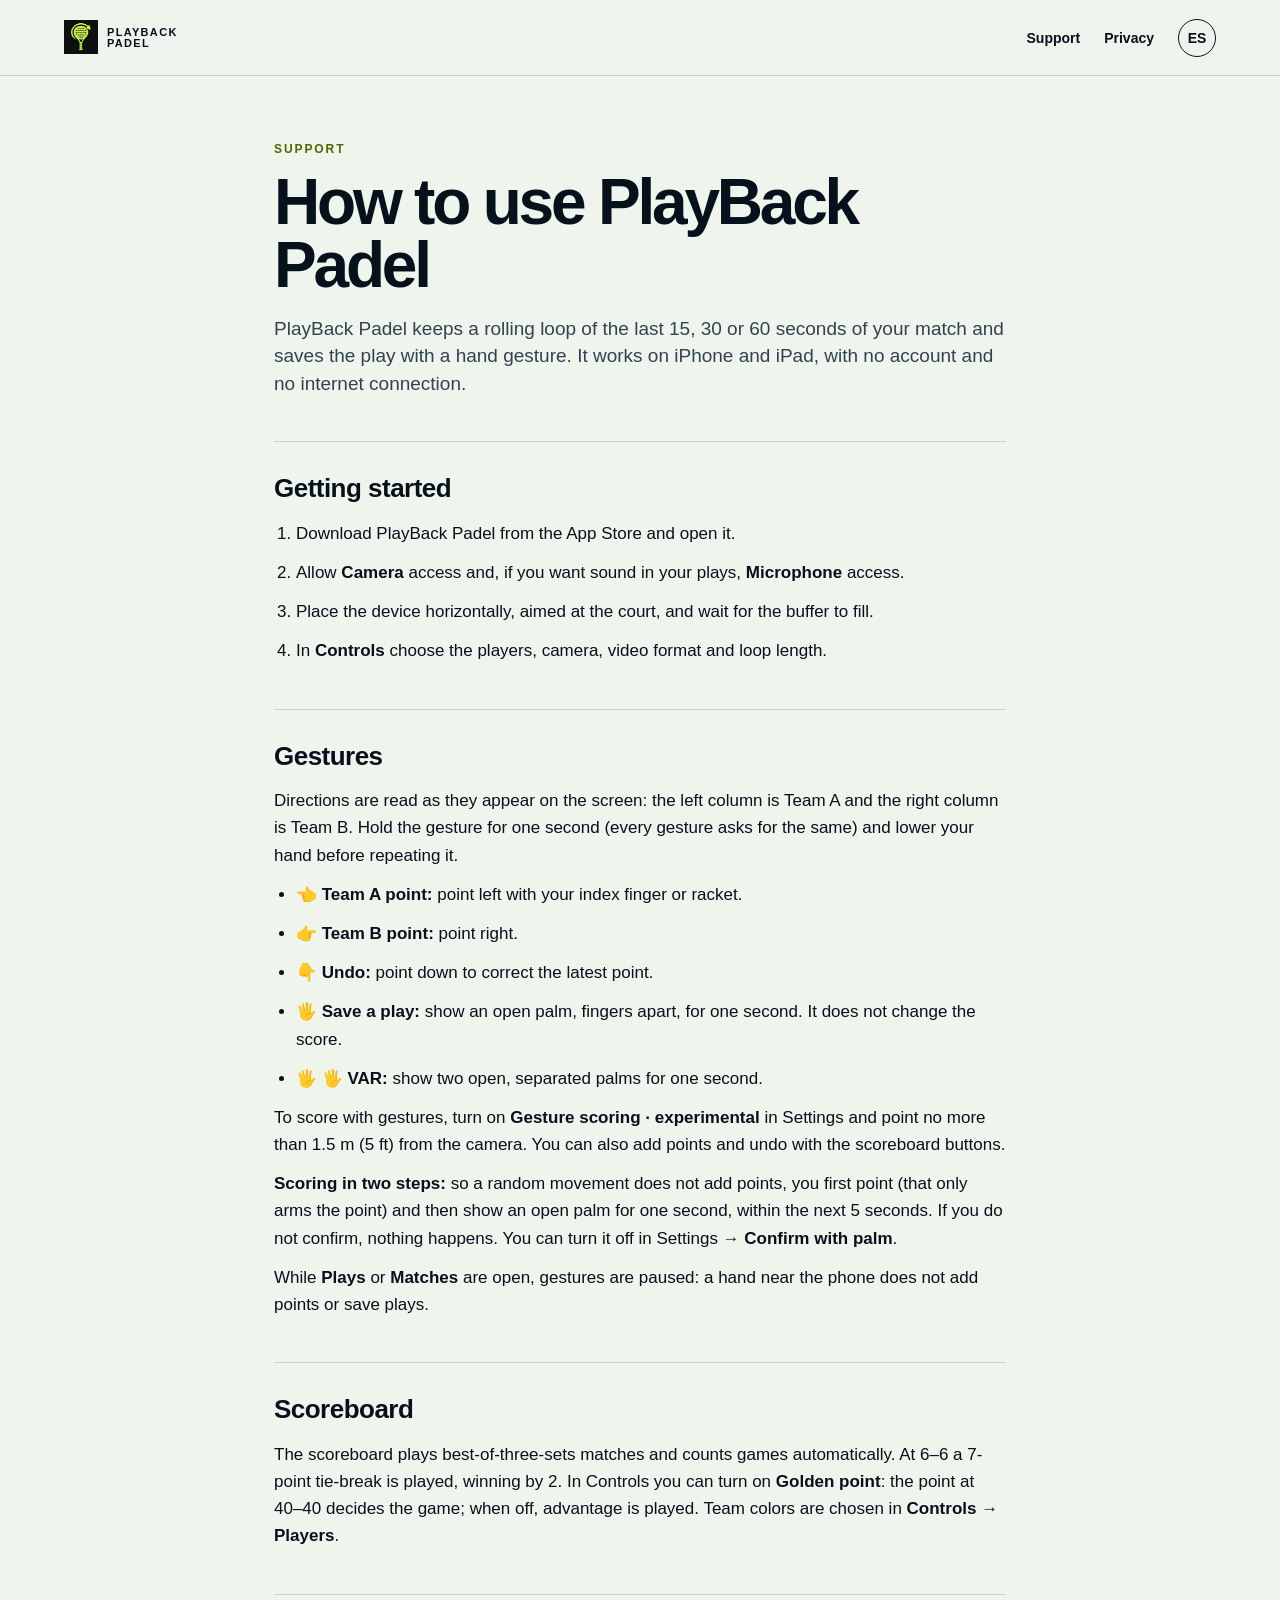
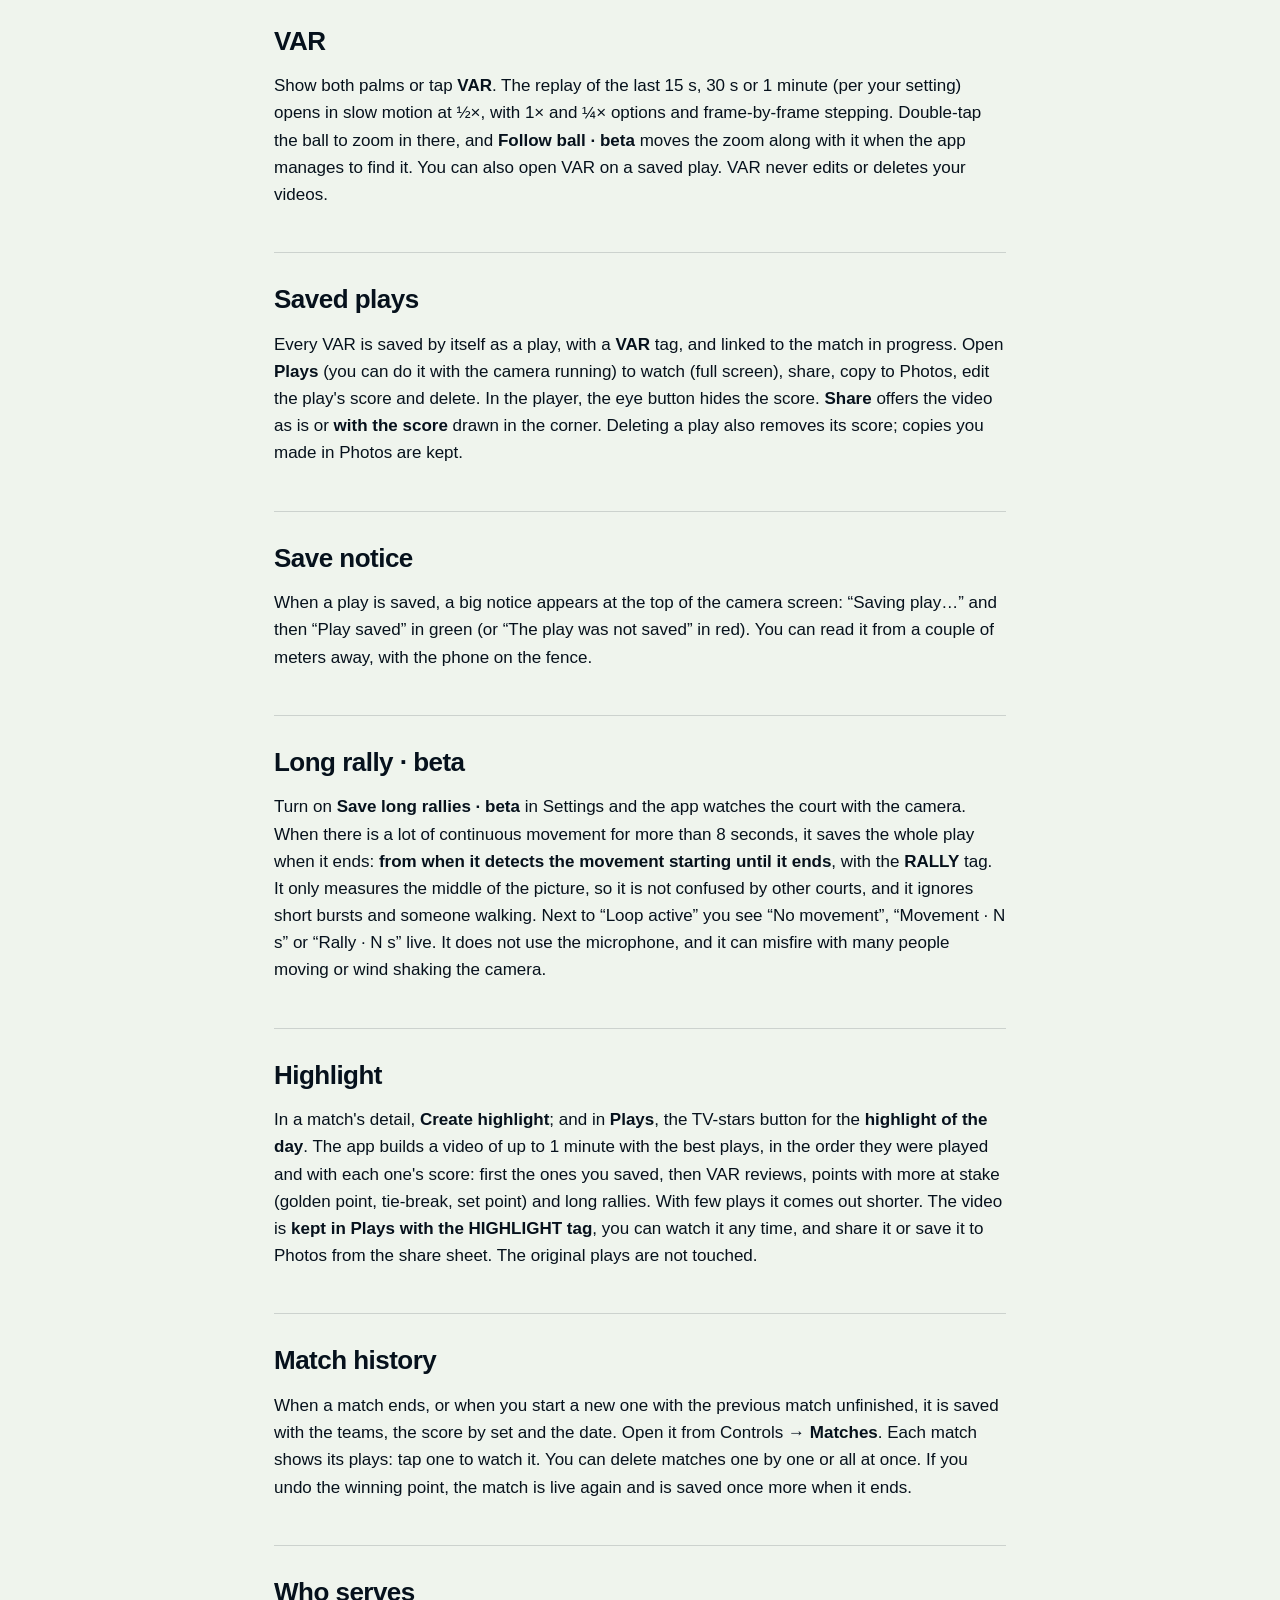
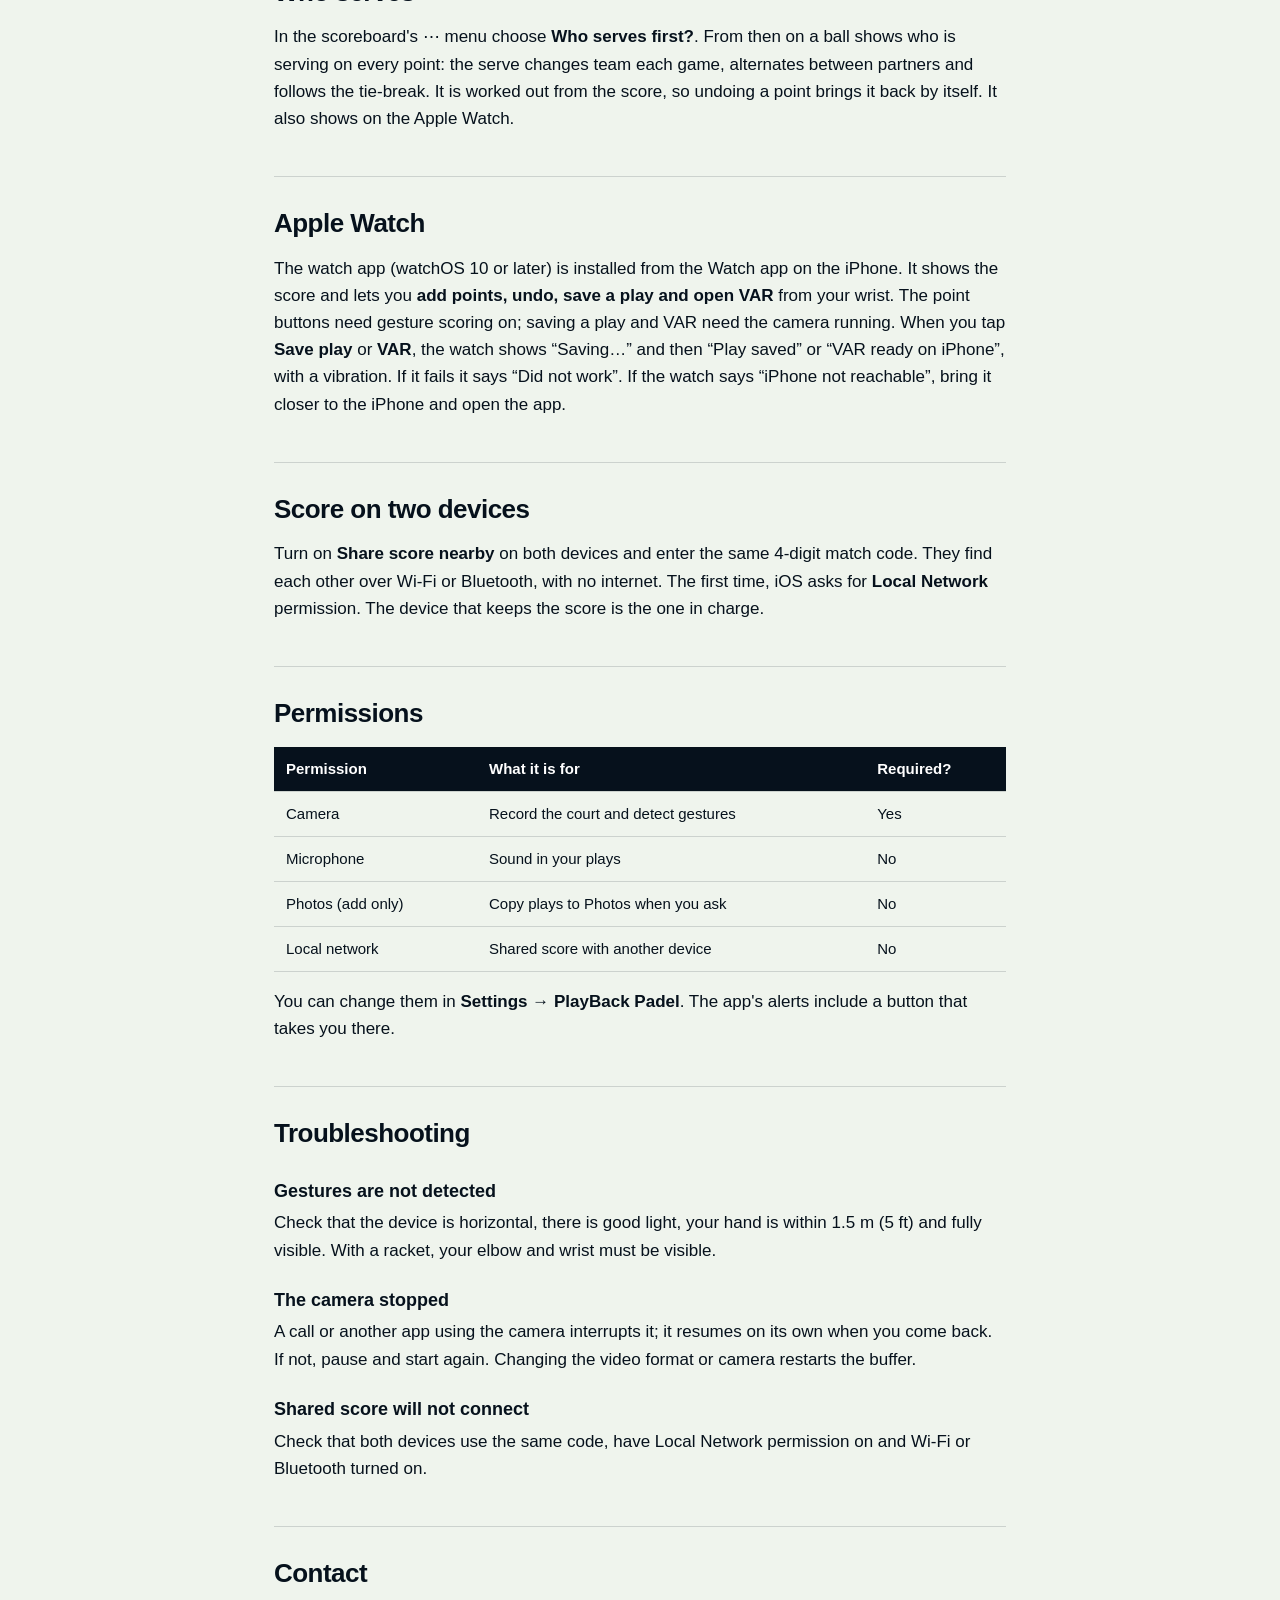
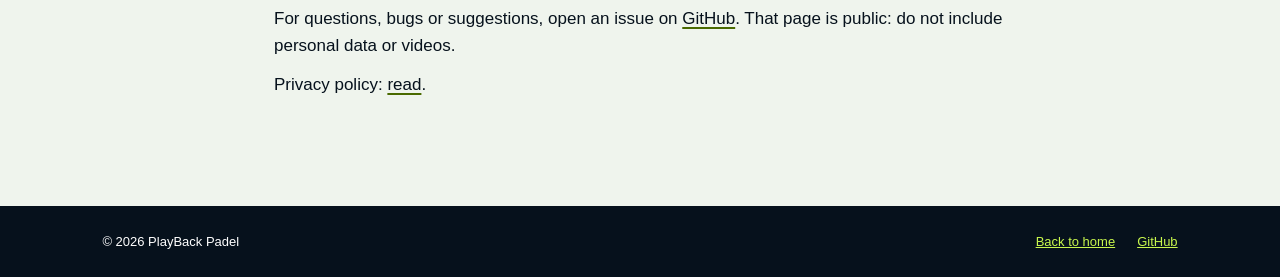
<file: support/en.html>
<!doctype html>
<html lang="en">
<head>
  <meta charset="utf-8">
  <meta name="viewport" content="width=device-width, initial-scale=1">
  <meta http-equiv="Content-Security-Policy" content="default-src 'self'; img-src 'self' data:; style-src 'self'; script-src 'none'; font-src 'self'; connect-src 'none'; object-src 'none'; base-uri 'none'; form-action 'none'">
  <meta name="referrer" content="strict-origin-when-cross-origin">
  <title>Support — PlayBack Padel</title>
  <meta name="description" content="PlayBack Padel user guide: gestures, scoreboard, VAR, saved plays, permissions and troubleshooting.">
  <meta name="theme-color" content="#06111c">
  <link rel="canonical" href="https://diegokelya.github.io/playback-padel-site/support/en.html">
  <link rel="alternate" hreflang="en" href="https://diegokelya.github.io/playback-padel-site/support/en.html">
  <link rel="alternate" hreflang="es" href="https://diegokelya.github.io/playback-padel-site/support/index.html">
  <link rel="icon" type="image/png" sizes="128x128" href="../assets/logo-128.png">
  <link rel="apple-touch-icon" href="../assets/apple-touch-icon.png">
  <link rel="stylesheet" href="../styles.css">
  <link rel="stylesheet" href="../legal.css">
</head>
<body>
  <header class="nav">
    <a class="brand" href="../?lang=en">
      <picture><source srcset="../assets/logo-128.webp" type="image/webp"><img src="../assets/logo-128.png" alt="" width="34" height="34"></picture>
      <span>PLAYBACK<br>PADEL</span>
    </a>
    <nav aria-label="Main">
      <a href="../support/en.html">Support</a>
      <a href="../privacy/en.html">Privacy</a>
      <a class="lang" href="../support/index.html" lang="es" aria-label="Leer en español">ES</a>
    </nav>
  </header>
  <main class="legal">
    <p class="eyebrow">SUPPORT</p>
    <h1>How to use PlayBack Padel</h1>
    <p class="lede">PlayBack Padel keeps a rolling loop of the last 15, 30 or 60 seconds of your match and saves the play with a hand gesture. It works on iPhone and iPad, with no account and no internet connection.</p>

    <h2>Getting started</h2>
    <ol>
      <li>Download PlayBack Padel from the App Store and open it.</li>
      <li>Allow <b>Camera</b> access and, if you want sound in your plays, <b>Microphone</b> access.</li>
      <li>Place the device horizontally, aimed at the court, and wait for the buffer to fill.</li>
      <li>In <b>Controls</b> choose the players, camera, video format and loop length.</li>
    </ol>

    <h2>Gestures</h2>
    <p>Directions are read as they appear on the screen: the left column is Team A and the right column is Team B. Hold the gesture for one second (every gesture asks for the same) and lower your hand before repeating it.</p>
    <ul>
      <li><b>👈 Team A point:</b> point left with your index finger or racket.</li>
      <li><b>👉 Team B point:</b> point right.</li>
      <li><b>👇 Undo:</b> point down to correct the latest point.</li>
      <li><b>🖐 Save a play:</b> show an open palm, fingers apart, for one second. It does not change the score.</li>
      <li><b>🖐 🖐 VAR:</b> show two open, separated palms for one second.</li>
    </ul>
    <p>To score with gestures, turn on <b>Gesture scoring · experimental</b> in Settings and point no more than 1.5 m (5 ft) from the camera. You can also add points and undo with the scoreboard buttons.</p>
    <p><b>Scoring in two steps:</b> so a random movement does not add points, you first point (that only arms the point) and then show an open palm for one second, within the next 5 seconds. If you do not confirm, nothing happens. You can turn it off in Settings → <b>Confirm with palm</b>.</p>
    <p>While <b>Plays</b> or <b>Matches</b> are open, gestures are paused: a hand near the phone does not add points or save plays.</p>

    <h2>Scoreboard</h2>
    <p>The scoreboard plays best-of-three-sets matches and counts games automatically. At 6–6 a 7-point tie-break is played, winning by 2. In Controls you can turn on <b>Golden point</b>: the point at 40–40 decides the game; when off, advantage is played. Team colors are chosen in <b>Controls → Players</b>.</p>

    <h2>VAR</h2>
    <p>Show both palms or tap <b>VAR</b>. The replay of the last 15 s, 30 s or 1 minute (per your setting) opens in slow motion at ½×, with 1× and ¼× options and frame-by-frame stepping. Double-tap the ball to zoom in there, and <b>Follow ball · beta</b> moves the zoom along with it when the app manages to find it. You can also open VAR on a saved play. VAR never edits or deletes your videos.</p>

    <h2>Saved plays</h2>
    <p>Every VAR is saved by itself as a play, with a <b>VAR</b> tag, and linked to the match in progress. Open <b>Plays</b> (you can do it with the camera running) to watch (full screen), share, copy to Photos, edit the play's score and delete. In the player, the eye button hides the score. <b>Share</b> offers the video as is or <b>with the score</b> drawn in the corner. Deleting a play also removes its score; copies you made in Photos are kept.</p>

    <h2>Save notice</h2>
    <p>When a play is saved, a big notice appears at the top of the camera screen: “Saving play…” and then “Play saved” in green (or “The play was not saved” in red). You can read it from a couple of meters away, with the phone on the fence.</p>

    <h2>Long rally · beta</h2>
    <p>Turn on <b>Save long rallies · beta</b> in Settings and the app watches the court with the camera. When there is a lot of continuous movement for more than 8 seconds, it saves the whole play when it ends: <b>from when it detects the movement starting until it ends</b>, with the <b>RALLY</b> tag. It only measures the middle of the picture, so it is not confused by other courts, and it ignores short bursts and someone walking. Next to “Loop active” you see “No movement”, “Movement · N s” or “Rally · N s” live. It does not use the microphone, and it can misfire with many people moving or wind shaking the camera.</p>

    <h2>Highlight</h2>
    <p>In a match's detail, <b>Create highlight</b>; and in <b>Plays</b>, the TV-stars button for the <b>highlight of the day</b>. The app builds a video of up to 1 minute with the best plays, in the order they were played and with each one's score: first the ones you saved, then VAR reviews, points with more at stake (golden point, tie-break, set point) and long rallies. With few plays it comes out shorter. The video is <b>kept in Plays with the HIGHLIGHT tag</b>, you can watch it any time, and share it or save it to Photos from the share sheet. The original plays are not touched.</p>

    <h2>Match history</h2>
    <p>When a match ends, or when you start a new one with the previous match unfinished, it is saved with the teams, the score by set and the date. Open it from Controls → <b>Matches</b>. Each match shows its plays: tap one to watch it. You can delete matches one by one or all at once. If you undo the winning point, the match is live again and is saved once more when it ends.</p>

    <h2>Who serves</h2>
    <p>In the scoreboard's ⋯ menu choose <b>Who serves first?</b>. From then on a ball shows who is serving on every point: the serve changes team each game, alternates between partners and follows the tie-break. It is worked out from the score, so undoing a point brings it back by itself. It also shows on the Apple Watch.</p>

    <h2>Apple Watch</h2>
    <p>The watch app (watchOS 10 or later) is installed from the Watch app on the iPhone. It shows the score and lets you <b>add points, undo, save a play and open VAR</b> from your wrist. The point buttons need gesture scoring on; saving a play and VAR need the camera running. When you tap <b>Save play</b> or <b>VAR</b>, the watch shows “Saving…” and then “Play saved” or “VAR ready on iPhone”, with a vibration. If it fails it says “Did not work”. If the watch says “iPhone not reachable”, bring it closer to the iPhone and open the app.</p>

    <h2>Score on two devices</h2>
    <p>Turn on <b>Share score nearby</b> on both devices and enter the same 4-digit match code. They find each other over Wi-Fi or Bluetooth, with no internet. The first time, iOS asks for <b>Local Network</b> permission. The device that keeps the score is the one in charge.</p>

    <h2>Permissions</h2>
    <table>
      <thead><tr><th>Permission</th><th>What it is for</th><th>Required?</th></tr></thead>
      <tbody>
        <tr><td>Camera</td><td>Record the court and detect gestures</td><td>Yes</td></tr>
        <tr><td>Microphone</td><td>Sound in your plays</td><td>No</td></tr>
        <tr><td>Photos (add only)</td><td>Copy plays to Photos when you ask</td><td>No</td></tr>
        <tr><td>Local network</td><td>Shared score with another device</td><td>No</td></tr>
      </tbody>
    </table>
    <p>You can change them in <b>Settings → PlayBack Padel</b>. The app's alerts include a button that takes you there.</p>

    <h2>Troubleshooting</h2>
    <h3>Gestures are not detected</h3>
    <p>Check that the device is horizontal, there is good light, your hand is within 1.5 m (5 ft) and fully visible. With a racket, your elbow and wrist must be visible.</p>
    <h3>The camera stopped</h3>
    <p>A call or another app using the camera interrupts it; it resumes on its own when you come back. If not, pause and start again. Changing the video format or camera restarts the buffer.</p>
    <h3>Shared score will not connect</h3>
    <p>Check that both devices use the same code, have Local Network permission on and Wi-Fi or Bluetooth turned on.</p>

    <h2>Contact</h2>
    <p>For questions, bugs or suggestions, open an issue on <a href="https://github.com/diegokelya/playback-padel-site/issues">GitHub</a>. That page is public: do not include personal data or videos.</p>
    <p>Privacy policy: <a href="../privacy/en.html">read</a>.</p>
  </main>
  <footer>
    <span>© 2026 PlayBack Padel</span>
    <nav aria-label="Legal">
      <a href="../?lang=en">Back to home</a>
      <a href="https://github.com/diegokelya/playback-padel-site/issues">GitHub</a>
    </nav>
  </footer>
</body>
</html>
</file>
<file: styles.css>
:root{--ink:#06111c;--lime:#c8f74d;--cyan:#4de5f7;--paper:#eff4ed;--line:rgba(6,17,28,.15)}*{box-sizing:border-box}html{scroll-behavior:smooth}@media(prefers-reduced-motion:reduce){html{scroll-behavior:auto}.court-card{transform:none}}body{margin:0;background:var(--paper);color:var(--ink);font-family:Arial,sans-serif}.nav{height:76px;display:flex;align-items:center;justify-content:space-between;padding:0 5vw;border-bottom:1px solid var(--line);position:sticky;top:0;background:rgba(239,244,237,.94);backdrop-filter:blur(12px);z-index:2}.brand{display:flex;align-items:center;gap:9px;color:inherit;text-decoration:none;font-size:11px;font-weight:900;letter-spacing:.12em;line-height:1}.brand img{width:34px;height:34px;object-fit:contain}.nav nav{display:flex;align-items:center;gap:24px}.skip{position:absolute;left:-999px;top:8px;background:var(--lime);color:var(--ink);padding:10px 14px;font-weight:900;z-index:10}.skip:focus{left:8px}a:focus-visible,button:focus-visible{outline:3px solid var(--lime);outline-offset:3px}.nav a:focus-visible,.nav button:focus-visible,.waitlist a:focus-visible{outline-color:var(--ink)}.nav nav a{color:inherit;text-decoration:none;font-size:14px;font-weight:700}.nav button{border:1px solid var(--ink);background:transparent;color:var(--ink);border-radius:50%;width:38px;height:38px;font-weight:800;cursor:pointer}.hero{min-height:670px;padding:10vh 8vw;display:grid;grid-template-columns:1.05fr .95fr;gap:7vw;align-items:center;background:var(--ink);color:white;overflow:hidden}.eyebrow{font-size:12px;letter-spacing:.16em;font-weight:900;color:var(--lime);margin:0 0 18px}.hero h1,.section h2,.features h2,.waitlist h2{font-size:clamp(46px,7vw,96px);line-height:.91;letter-spacing:-.07em;margin:0}.hero h1 em{font-style:normal;color:var(--lime)}.lede{max-width:470px;font-size:20px;line-height:1.45;color:#c8d0d2;margin:26px 0 34px}.primary{display:inline-block;background:var(--lime);color:var(--ink);padding:16px 22px;border:0;border-radius:2px;text-decoration:none;font-weight:900}.court-card{background:#0c2030;box-shadow:18px 18px 0 var(--lime);min-height:420px;padding:24px;transform:rotate(3deg)}.broadcast{display:flex;justify-content:space-between;font-size:11px;letter-spacing:.12em;font-weight:900;color:var(--lime)}.score-grid{display:grid;grid-template-columns:1fr 1fr;gap:12px;margin-top:70px}.score-grid div{padding:16px;background:var(--lime);color:var(--ink)}.score-grid div:last-child{background:var(--cyan)}.score-grid small,.score-grid p{display:block;font-size:11px;font-weight:900;margin:0}.score-grid strong{display:block;margin:8px 0}.score-grid strong{font-size:112px;line-height:.95;letter-spacing:-.1em}.gesture-chip{margin-top:28px;background:white;color:var(--ink);display:inline-block;padding:10px 13px;font-size:12px;font-weight:900;letter-spacing:.08em}.intro{padding:65px 12vw;font-size:clamp(25px,3vw,42px);font-weight:800;line-height:1.1;letter-spacing:-.045em}.section,.features{padding:110px 8vw}.section{background:white}.section-head{max-width:850px;margin-bottom:55px}.gesture-grid{display:grid;grid-template-columns:repeat(3,1fr);gap:12px}.gesture{min-height:230px;padding:25px;border:1px solid var(--line)}.gesture span{font-size:58px;font-weight:900}.gesture h3{font-size:22px;margin:34px 0 8px}.gesture p{margin:0;line-height:1.4}.gesture.a{background:var(--lime)}.gesture.b{background:var(--cyan)}.gesture.undo{background:#ffe06b}.gesture.save{background:#eef2f4}.gesture.var{background:var(--ink);color:white;grid-column:span 2}.section .eyebrow{color:#4a6a00}.features{background:var(--ink);color:white;display:grid;grid-template-columns:.8fr 1.2fr;gap:8vw}.feature-list article{display:flex;gap:28px;padding:24px 0;border-top:1px solid rgba(255,255,255,.2)}.feature-list b{font-size:14px;color:var(--lime)}.feature-list h3{font-size:26px;margin:0 0 8px}.feature-list p{color:#b8c5c8;margin:0;line-height:1.45}.waitlist{text-align:center;padding:130px 20px;background:var(--lime)}.waitlist .eyebrow{color:var(--ink)}.waitlist h2{font-size:clamp(48px,6vw,84px)}.waitlist p{font-size:18px;max-width:560px;margin:25px auto;line-height:1.45}.waitlist .badge{display:inline-block;background:var(--ink);color:var(--lime);text-decoration:none;margin-top:14px;padding:14px 22px;border:2px solid var(--ink);font-weight:900;letter-spacing:.04em}footer{padding:28px 8vw;display:flex;justify-content:space-between;background:var(--ink);color:white;font-size:13px}footer nav{display:flex;gap:22px}footer a{color:var(--lime)}@media(max-width:700px){.nav{padding:0 20px}.nav nav{gap:14px}.nav nav a{font-size:13px}.nav nav a[href='#descarga']{display:none}.hero{grid-template-columns:1fr;padding:70px 26px;gap:60px;min-height:auto}.court-card{min-height:330px}.score-grid{margin-top:35px}.score-grid strong{font-size:64px}.section,.features{padding:75px 24px}.gesture-grid{grid-template-columns:1fr 1fr}.gesture{min-height:190px;padding:18px}.gesture.var{grid-column:span 2}.features{grid-template-columns:1fr}.waitlist{padding:90px 22px}footer{flex-direction:column;gap:14px}}@media(max-width:380px){.brand span{display:none}}
.notfound{min-height:100vh}
.features h2{font-size:clamp(40px,4.4vw,64px);line-height:.95}

.shots,.faq{padding:12vh 8vw}.shots{background:var(--paper)}.shot-row{display:grid;grid-template-columns:repeat(2,1fr);gap:28px;margin-top:40px}.shot{margin:0}.shot img{display:block;width:100%;height:auto;border-radius:18px;border:1px solid var(--line);background:var(--ink)}.shot figcaption{margin-top:12px;font-size:14px;font-weight:700}
.watch-block{display:grid;grid-template-columns:1fr 1.3fr;gap:5vw;align-items:center;margin-top:64px;padding:36px;background:var(--ink);color:#fff;border-radius:24px}.watch-copy h3{margin:0 0 10px;font-size:clamp(24px,3vw,34px)}.watch-copy p{margin:0;line-height:1.6;color:rgba(255,255,255,.82)}.watch-shots{display:grid;grid-template-columns:repeat(3,1fr);gap:14px}.watch-shots figure{margin:0}.watch-shots img{display:block;width:100%;height:auto;border-radius:22px;background:#000}
.shots-note{margin:22px 0 0;font-size:13px;opacity:.65}
.faq{background:#fff;border-top:1px solid var(--line)}.faq-list{margin-top:36px;max-width:820px}.faq details{border-bottom:1px solid var(--line);padding:4px 0}.faq summary{cursor:pointer;list-style:none;padding:18px 36px 18px 0;font-size:18px;font-weight:800;position:relative}.faq summary::-webkit-details-marker{display:none}.faq summary::after{content:"+";position:absolute;right:4px;top:50%;transform:translateY(-50%);font-size:26px;font-weight:400}.faq details[open] summary::after{content:"–"}.faq details p{margin:0 0 20px;line-height:1.65;max-width:68ch}.faq summary:focus-visible{outline:3px solid var(--ink);outline-offset:2px}
@media(max-width:760px){.shot-row{grid-template-columns:1fr}.watch-block{grid-template-columns:1fr;padding:24px}.shots,.faq{padding:9vh 6vw}}
.shots .eyebrow,.faq .eyebrow{color:#4a6a00}
section[id]{scroll-margin-top:84px}
</file>
<file: legal.css>
.legal{max-width:780px;margin:0 auto;padding:64px 24px 96px;line-height:1.6;font-size:17px}
.legal .eyebrow{color:#4a6a00}
.legal h1{font-size:clamp(38px,6vw,64px);line-height:.98;letter-spacing:-.05em;margin:0 0 18px}
.legal .lede{font-size:19px;color:#31434f;margin:0 0 12px;max-width:none}
.legal h2{font-size:26px;letter-spacing:-.02em;margin:44px 0 10px;padding-top:26px;border-top:1px solid var(--line)}
.legal h3{font-size:18px;margin:22px 0 4px}
.legal p,.legal li{margin:0 0 12px}
.legal ul,.legal ol{padding-left:22px;margin:0 0 12px}
.legal a{color:var(--ink);text-decoration-thickness:2px;text-underline-offset:3px;text-decoration-color:#4a6a00}
.legal a:focus-visible{outline-color:var(--ink)}
.legal table{width:100%;border-collapse:collapse;margin:12px 0 16px;font-size:15px}
.legal th,.legal td{text-align:left;padding:10px 12px;border-bottom:1px solid var(--line);vertical-align:top}
.legal th{background:var(--ink);color:white;font-weight:800}
.nav a.lang{display:inline-flex;align-items:center;justify-content:center;border:1px solid var(--ink);border-radius:50%;width:38px;height:38px;font-weight:800;color:var(--ink);text-decoration:none}
@media(max-width:700px){.legal{padding:40px 20px 72px;font-size:16px}.legal table{font-size:14px}.legal th,.legal td{padding:8px 6px}}
</file>
